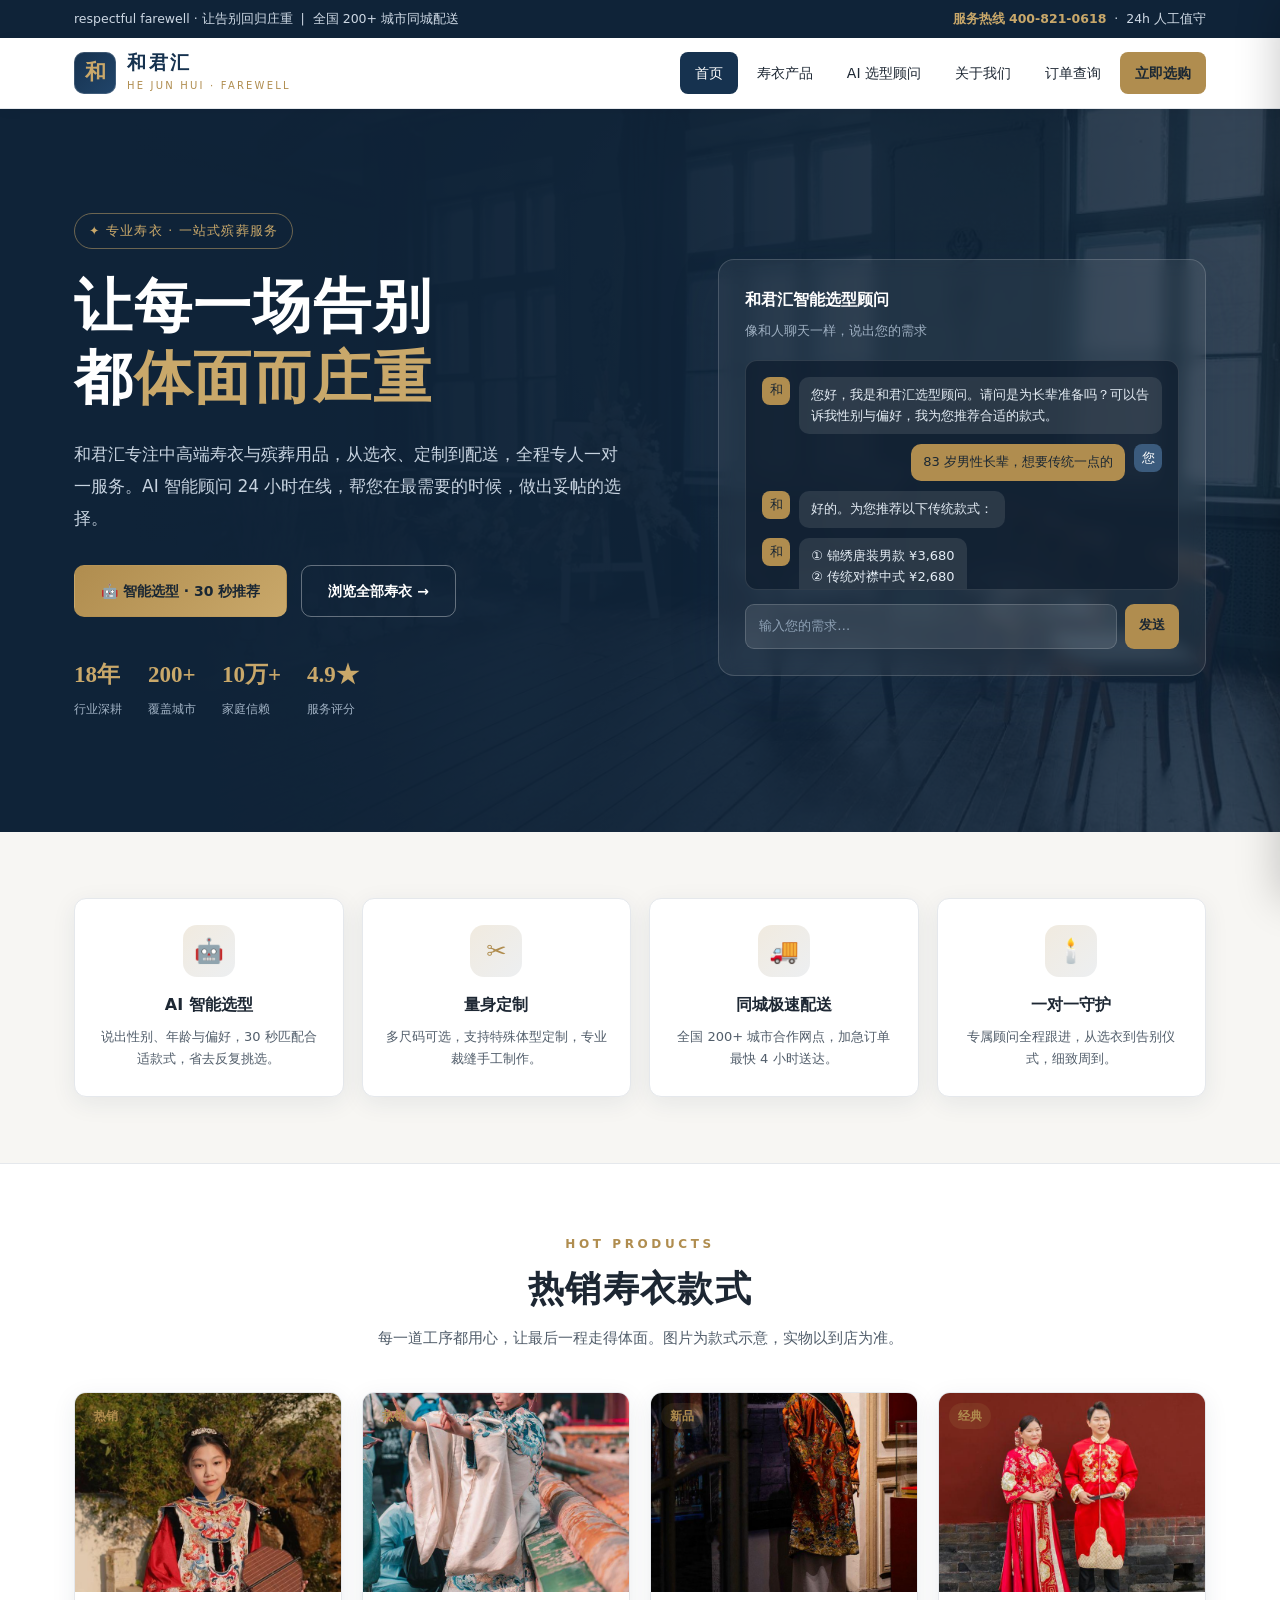
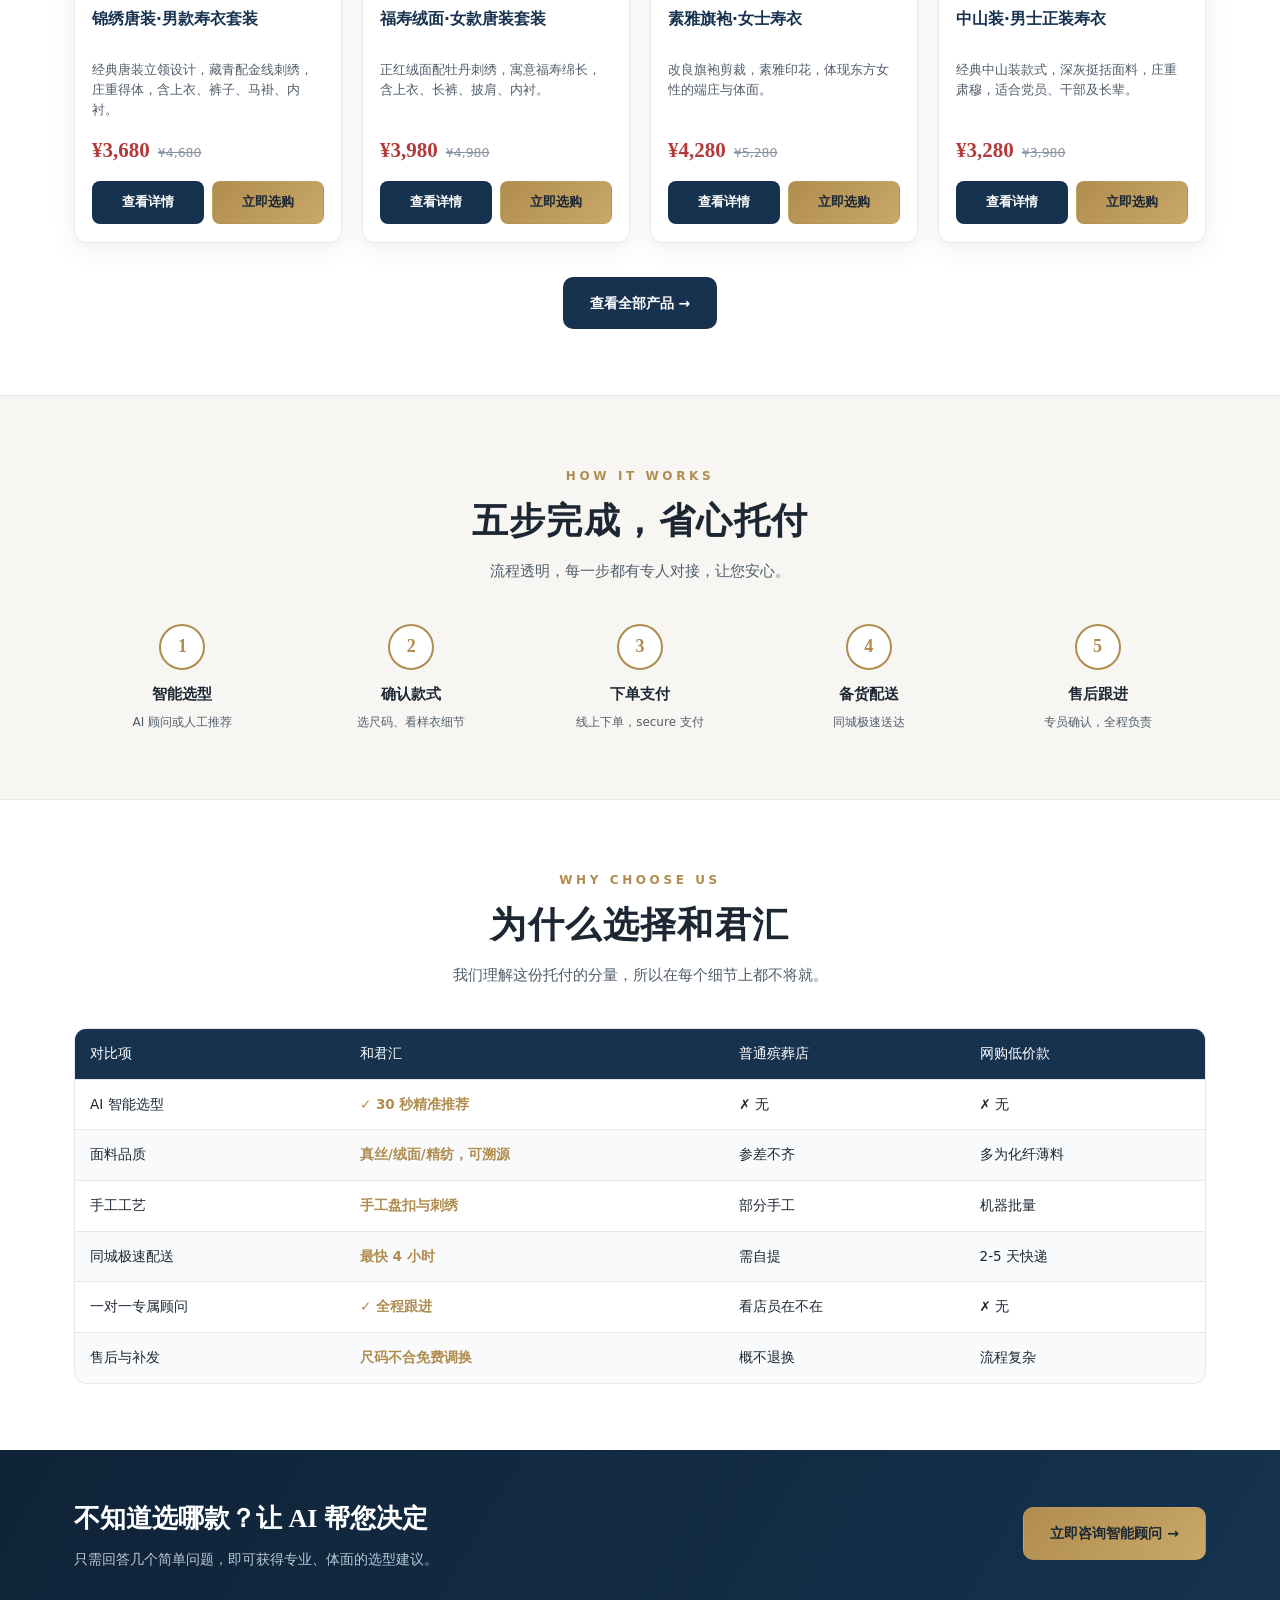
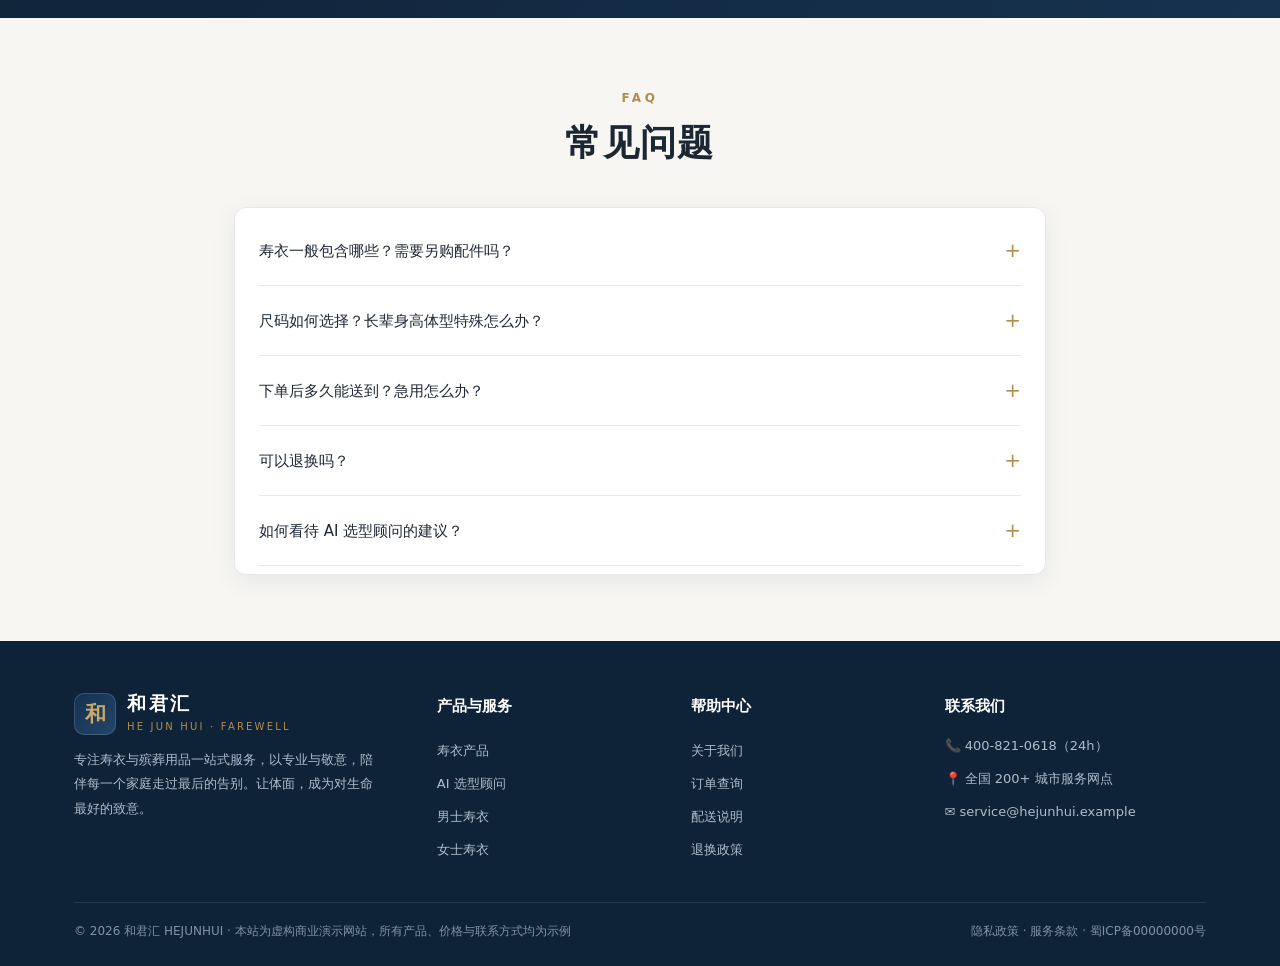
<file: index.html>
<!DOCTYPE html>
<html lang="zh-CN">
<head>
<meta charset="UTF-8">
<meta name="viewport" content="width=device-width,initial-scale=1">
<title>和君汇 · 寿衣一站式服务 | 让每一场告别都体面庄重</title>
<meta name="description" content="和君汇是专业寿衣与殡葬用品一站式服务商，提供唐装、旗袍、中山装等中高端寿衣套装，AI 智能选型顾问 24 小时在线，全国同城配送，让告别更体面。">
<link rel="stylesheet" href="assets/style.css">
</head>
<body>
<!-- 顶部条 -->
<div class="topbar"><div class="wrap">
  <span> respectful farewell · 让告别回归庄重 &nbsp;|&nbsp; 全国 200+ 城市同城配送</span>
  <span><b>服务热线 400-821-0618</b> &nbsp;·&nbsp; 24h 人工值守</span>
</div></div>

<!-- 导航 -->
<header class="sitehead"><div class="wrap">
  <a class="logo" href="index.html">
    <div class="mark">和</div>
    <div class="txt"><b>和君汇</b><span>HE JUN HUI · FAREWELL</span></div>
  </a>
  <nav class="nav">
    <a href="index.html" class="cur">首页</a>
    <a href="products.html">寿衣产品</a>
    <a href="agent.html">AI 选型顾问</a>
    <a href="about.html">关于我们</a>
    <a href="orders.html">订单查询</a>
    <a href="products.html" class="nav-cta">立即选购</a>
  </nav>
  <button class="burger" id="burger">☰ 菜单</button>
</div></header>

<!-- 抽屉 -->
<div class="drawer-mask" id="drawerMask"></div>
<aside class="drawer" id="drawer">
  <div class="dh"><b>和君汇</b><button id="drawerClose">×</button></div>
  <div class="dlist">
    <a href="index.html" class="cur"><span class="ico">⌂</span>首页</a>
    <a href="products.html"><span class="ico">衣</span>寿衣产品</a>
    <a href="agent.html"><span class="ico">AI</span>AI 选型顾问</a>
    <a href="about.html"><span class="ico">关</span>关于我们</a>
    <a href="orders.html"><span class="ico">单</span>订单查询</a>
    <a href="cart.html"><span class="ico">篮</span>购物车 <span data-cart-count style="display:none">0</span></a>
  </div>
  <div class="df">服务热线 400-821-0619<br>24 小时人工值守 · 全国配送</div>
</aside>

<!-- 首屏 -->
<section class="hero" style="padding:0">
  <div class="bg"></div>
  <div class="wrap">
    <div>
      <span class="badge">✦ 专业寿衣 · 一站式殡葬服务</span>
      <h1>让每一场告别<br>都<em>体面而庄重</em></h1>
      <p class="lead">和君汇专注中高端寿衣与殡葬用品，从选衣、定制到配送，全程专人一对一服务。AI 智能顾问 24 小时在线，帮您在最需要的时候，做出妥帖的选择。</p>
      <div class="actions">
        <a href="agent.html" class="btn btn-gold">🤖 智能选型 · 30 秒推荐</a>
        <a href="products.html" class="btn btn-ghost" style="border-color:rgba(255,255,255,.35);color:#fff">浏览全部寿衣 →</a>
      </div>
      <div class="trust">
        <div><b>18年</b><span>行业深耕</span></div>
        <div><b>200+</b><span>覆盖城市</span></div>
        <div><b>10万+</b><span>家庭信赖</span></div>
        <div><b>4.9★</b><span>服务评分</span></div>
      </div>
    </div>
    <div class="hero-card">
      <h3>和君汇智能选型顾问</h3>
      <div class="sub">像和人聊天一样，说出您的需求</div>
      <div class="chat-mini">
        <div class="row"><div class="av">和</div><div class="bub">您好，我是和君汇选型顾问。请问是为长辈准备吗？可以告诉我性别与偏好，我为您推荐合适的款式。</div></div>
        <div class="row me"><div class="av u">您</div><div class="bub">83 岁男性长辈，想要传统一点的</div></div>
        <div class="row"><div class="av">和</div><div class="bub">好的。为您推荐以下传统款式：</div></div>
        <div class="row"><div class="av">和</div><div class="bub">① 锦绣唐装男款 ¥3,680<br>② 传统对襟中式 ¥2,680<br>需要我展开对比吗？</div></div>
      </div>
      <div class="fake-input"><span>输入您的需求…</span><b>发送</b></div>
    </div>
  </div>
</section>

<!-- 卖点 -->
<section>
  <div class="wrap">
    <div class="feature-grid">
      <div class="card feature"><div class="ic">🤖</div><h4>AI 智能选型</h4><p>说出性别、年龄与偏好，30 秒匹配合适款式，省去反复挑选。</p></div>
      <div class="card feature"><div class="ic">✂️</div><h4>量身定制</h4><p>多尺码可选，支持特殊体型定制，专业裁缝手工制作。</p></div>
      <div class="card feature"><div class="ic">🚚</div><h4>同城极速配送</h4><p>全国 200+ 城市合作网点，加急订单最快 4 小时送达。</p></div>
      <div class="card feature"><div class="ic">🕯️</div><h4>一对一守护</h4><p>专属顾问全程跟进，从选衣到告别仪式，细致周到。</p></div>
    </div>
  </div>
</section>

<!-- 热销产品 -->
<section style="background:var(--card);border-top:1px solid var(--line);border-bottom:1px solid var(--line)">
  <div class="wrap">
    <div class="sec-head">
      <span class="kicker">HOT PRODUCTS</span>
      <h2>热销寿衣款式</h2>
      <p>每一道工序都用心，让最后一程走得体面。图片为款式示意，实物以到店为准。</p>
    </div>
    <div class="prod-grid" id="hotProducts"></div>
    <div class="center" style="margin-top:34px"><a href="products.html" class="btn btn-navy">查看全部产品 →</a></div>
  </div>
</section>

<!-- 服务流程 -->
<section>
  <div class="wrap">
    <div class="sec-head"><span class="kicker">HOW IT WORKS</span><h2>五步完成，省心托付</h2><p>流程透明，每一步都有专人对接，让您安心。</p></div>
    <div class="flow">
      <div class="step"><div class="n">1</div><h5>智能选型</h5><p>AI 顾问或人工推荐</p></div>
      <div class="step"><div class="n">2</div><h5>确认款式</h5><p>选尺码、看样衣细节</p></div>
      <div class="step"><div class="n">3</div><h5>下单支付</h5><p>线上下单，secure 支付</p></div>
      <div class="step"><div class="n">4</div><h5>备货配送</h5><p>同城极速送达</p></div>
      <div class="step"><div class="n">5</div><h5>售后跟进</h5><p>专员确认，全程负责</p></div>
    </div>
  </div>
</section>

<!-- 为什么选择 + 对比表 -->
<section style="background:var(--card);border-top:1px solid var(--line)">
  <div class="wrap">
    <div class="sec-head"><span class="kicker">WHY CHOOSE US</span><h2>为什么选择和君汇</h2><p>我们理解这份托付的分量，所以在每个细节上都不将就。</p></div>
    <div class="tbl-wrap">
      <table class="tbl">
        <thead><tr><th>对比项</th><th>和君汇</th><th>普通殡葬店</th><th>网购低价款</th></tr></thead>
        <tbody>
          <tr><td>AI 智能选型</td><td><b>✓ 30 秒精准推荐</b></td><td>✗ 无</td><td>✗ 无</td></tr>
          <tr><td>面料品质</td><td><b>真丝/绒面/精纺，可溯源</b></td><td>参差不齐</td><td>多为化纤薄料</td></tr>
          <tr><td>手工工艺</td><td><b>手工盘扣与刺绣</b></td><td>部分手工</td><td>机器批量</td></tr>
          <tr><td>同城极速配送</td><td><b>最快 4 小时</b></td><td>需自提</td><td>2-5 天快递</td></tr>
          <tr><td>一对一专属顾问</td><td><b>✓ 全程跟进</b></td><td>看店员在不在</td><td>✗ 无</td></tr>
          <tr><td>售后与补发</td><td><b>尺码不合免费调换</b></td><td>概不退换</td><td>流程复杂</td></tr>
        </tbody>
      </table>
    </div>
  </div>
</section>

<!-- CTA -->
<section class="cta-strip" style="padding:0">
  <div class="wrap" style="padding:46px 24px">
    <div><h3>不知道选哪款？让 AI 帮您决定</h3><p>只需回答几个简单问题，即可获得专业、体面的选型建议。</p></div>
    <a href="agent.html" class="btn btn-gold">立即咨询智能顾问 →</a>
  </div>
</section>

<!-- FAQ -->
<section>
  <div class="wrap" style="max-width:860px">
    <div class="sec-head"><span class="kicker">FAQ</span><h2>常见问题</h2></div>
    <div class="card" style="padding:8px 24px">
      <details class="faq"><summary>寿衣一般包含哪些？需要另购配件吗？</summary><div class="ans">我们的套装通常包含上衣、裤子/裙、内衬、披肩与寿鞋，具体以商品详情"包含"一栏为准。骨灰盒、随葬品等可按需另购，也可致电顾问搭配一站式的全套方案。</div></details>
      <details class="faq"><summary>尺码如何选择？长辈身高体型特殊怎么办？</summary><div class="ans">每款商品提供 S–XXL 多种尺码。若长辈体型特殊（如高大、清瘦、行动不便需侧卧穿着），可联系人工顾问提供量身定制服务，一般 24–48 小时完成。</div></details>
      <details class="faq"><summary>下单后多久能送到？急用怎么办？</summary><div class="ans">常规订单同城次日达，全国 2–4 天。加急订单可致电 400-821-0619，我们合作网点最快 4 小时送达，请尽量提前说明情况。</div></details>
      <details class="faq"><summary>可以退换吗？</summary><div class="ans">因商品性质特殊，非质量问题不支持无理由退换。若尺码不符或收到破损，请在签收 24 小时内联系顾问，我们免费调换。</div></details>
      <details class="faq"><summary>如何看待 AI 选型顾问的建议？</summary><div class="ans">AI 顾问基于我们的产品库与多年服务经验给出建议，仅供选型参考。涉及宗教、习俗等特殊需求，建议与人工顾问进一步确认，我们尊重每一种告别方式。</div></details>
    </div>
  </div>
</section>

<!-- 页脚 -->
<footer class="sitefoot">
  <div class="wrap">
    <div class="grid">
      <div class="brand">
        <div class="logo" style="color:#fff"><div class="mark">和</div><div class="txt"><b>和君汇</b><span>HE JUN HUI · FAREWELL</span></div></div>
        <p>专注寿衣与殡葬用品一站式服务，以专业与敬意，陪伴每一个家庭走过最后的告别。让体面，成为对生命最好的致意。</p>
      </div>
      <div><h5>产品与服务</h5><a href="products.html">寿衣产品</a><a href="agent.html">AI 选型顾问</a><a href="products.html">男士寿衣</a><a href="products.html">女士寿衣</a></div>
      <div><h5>帮助中心</h5><a href="about.html">关于我们</a><a href="orders.html">订单查询</a><a href="about.html">配送说明</a><a href="about.html">退换政策</a></div>
      <div><h5>联系我们</h5><div class="contact-line">📞 400-821-0618（24h）</div><div class="contact-line">📍 全国 200+ 城市服务网点</div><div class="contact-line">✉️ service@hejunhui.example</div></div>
    </div>
    <div class="bottom"><span>© 2026 和君汇 HEJUNHUI · 本站为虚构商业演示网站，所有产品、价格与联系方式均为示例</span><span>隐私政策 · 服务条款 · 蜀ICP备00000000号</span></div>
  </div>
</footer>

<script src="assets/data.js"></script>
<script src="assets/app.js"></script>
<script>
(function(){
  // 热销产品（取前 4 款）
  var grid=document.getElementById('hotProducts');
  window.HJ.PRODUCTS.slice(0,4).forEach(function(p){
    var el=document.createElement('div');el.className='prod';
    el.innerHTML='<a class="img" href="product.html?id='+p.id+'"><span class="corner tag">'+p.tags[0]+'</span><img src="'+p.img+'" alt="'+p.name+'"></a>'+
      '<div class="body"><h4><a href="product.html?id='+p.id+'">'+p.name+'</a></h4>'+
      '<div class="desc">'+p.desc+'</div>'+
      '<div class="price"><b>'+window.HJ.money(p.price)+'</b><del>'+window.HJ.money(p.old)+'</del></div>'+
      '<div class="foot"><a href="product.html?id='+p.id+'" class="btn btn-navy btn-sm">查看详情</a>'+
      '<a href="product.html?id='+p.id+'" class="btn btn-gold btn-sm">立即选购</a></div></div>';
    grid.appendChild(el);
  });
  // 抽屉关闭按钮
  var c=document.getElementById('drawerClose');
  if(c)c.addEventListener('click',function(){document.getElementById('drawerMask').classList.remove('on');document.getElementById('drawer').classList.remove('on')});
})();
</script>
</body>
</html>
</file>
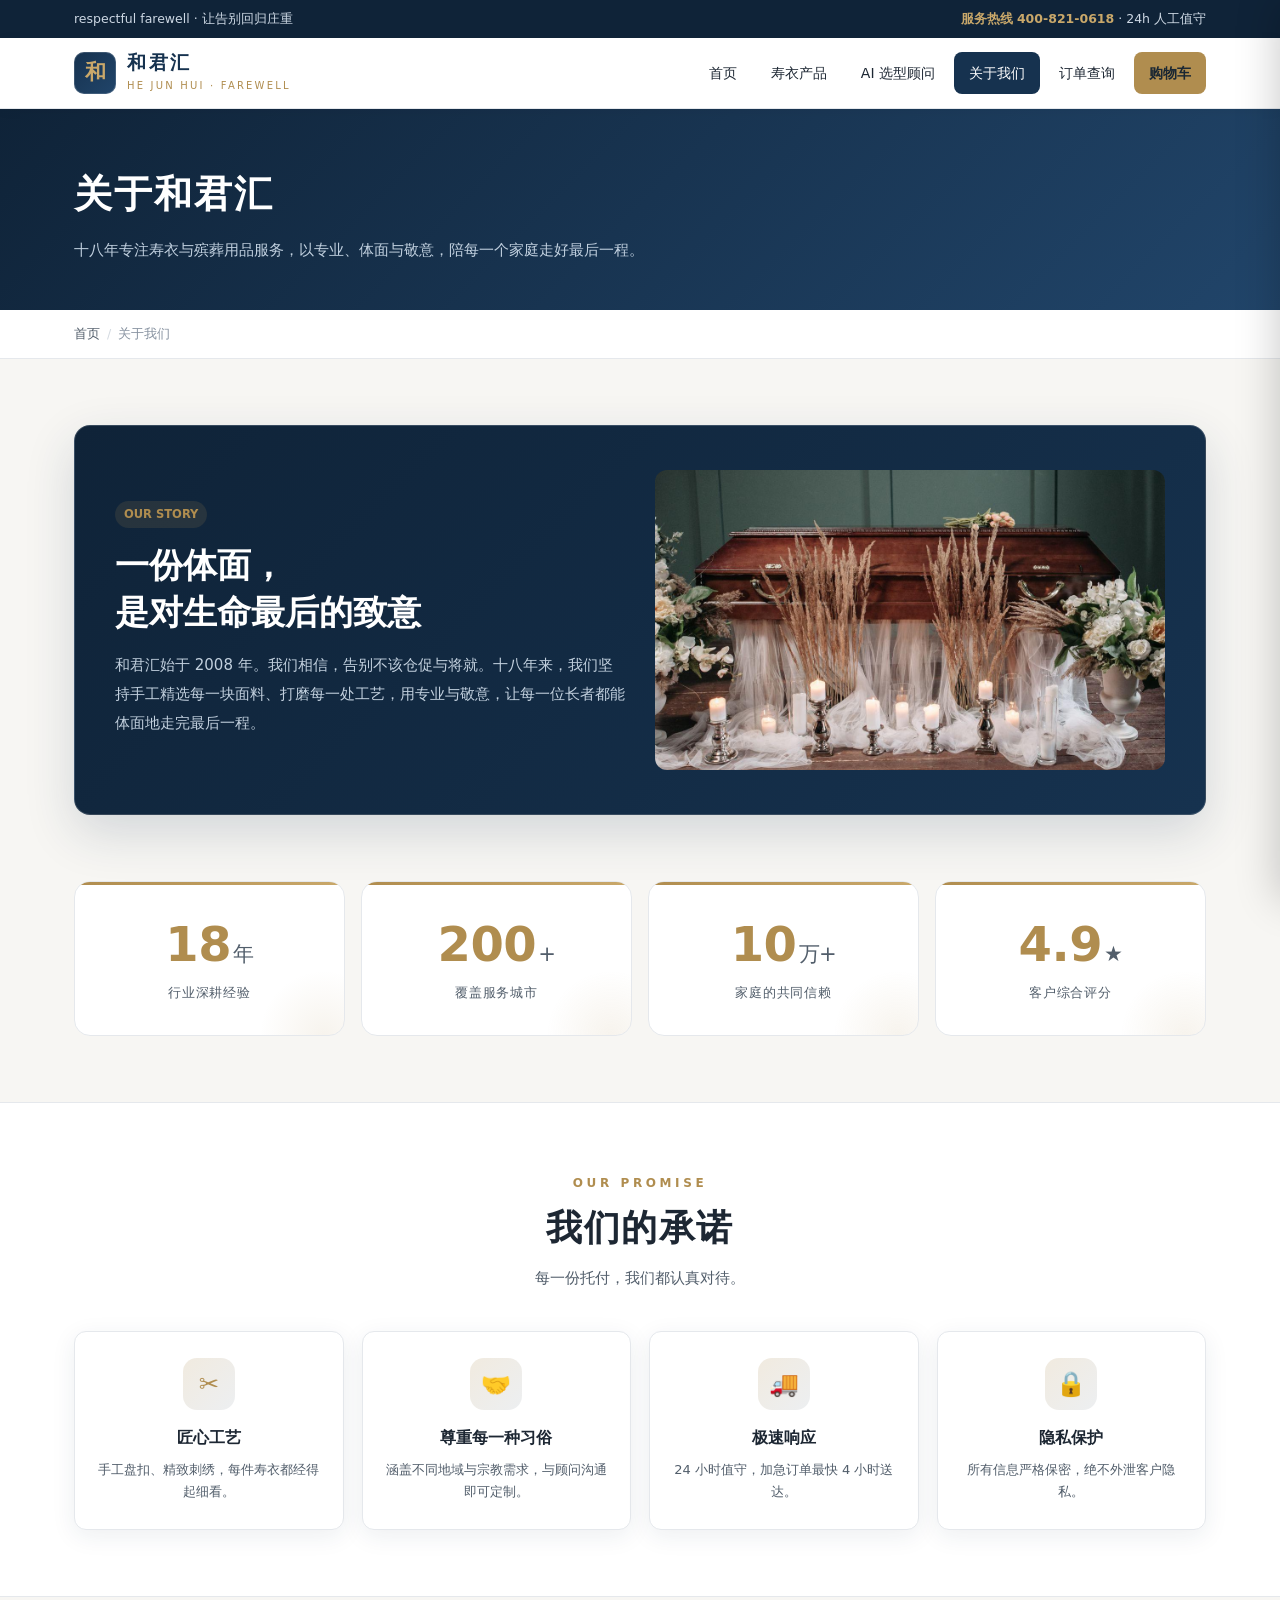
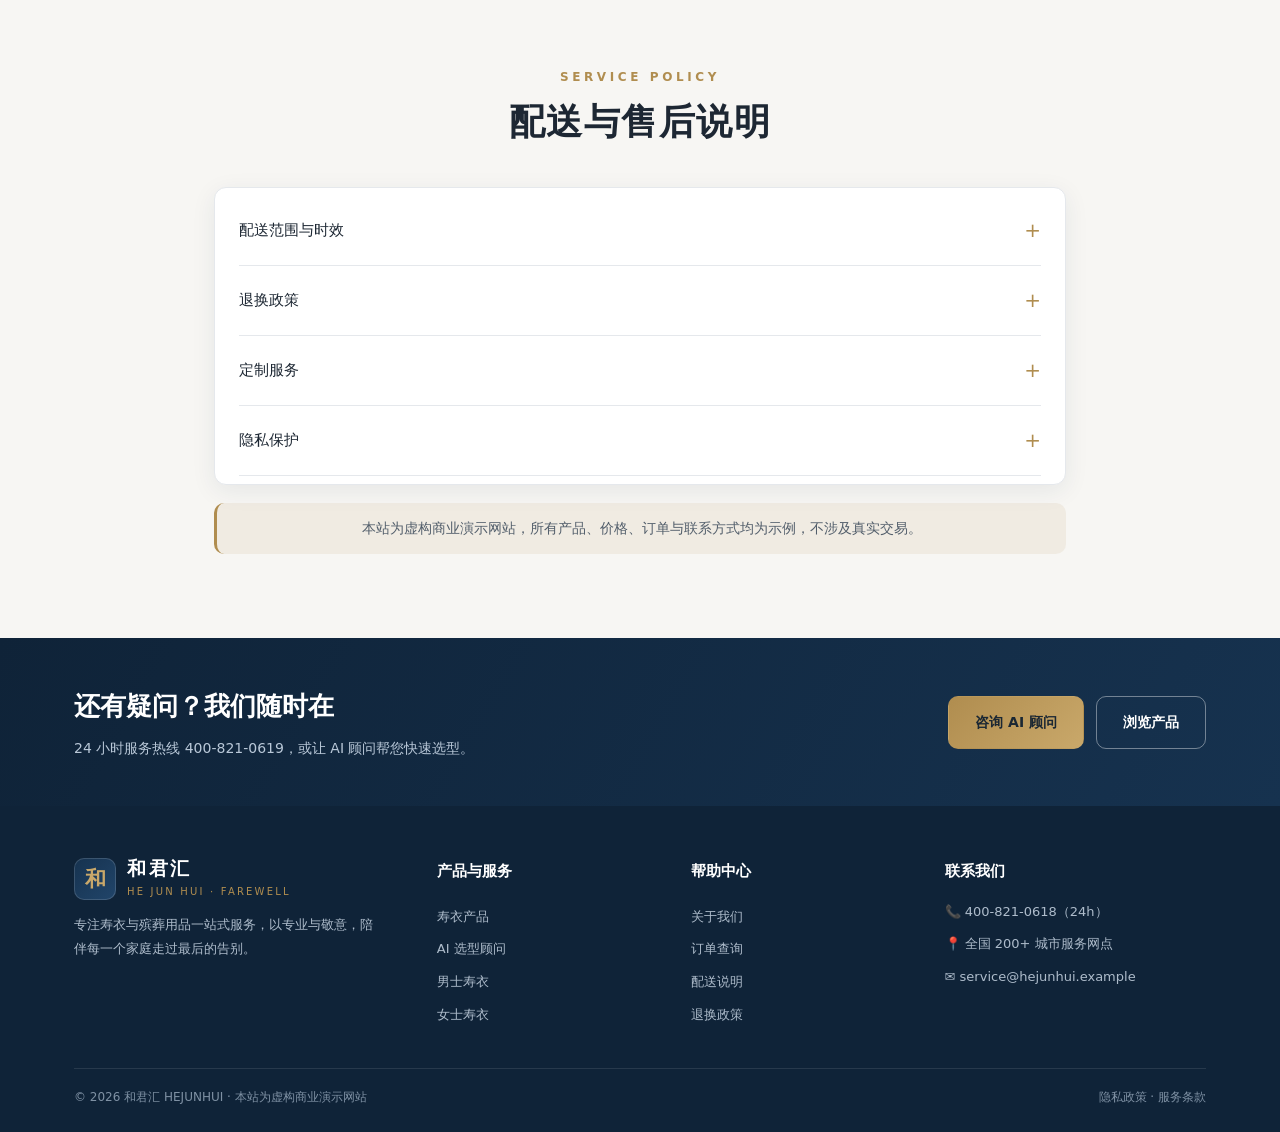
<file: about.html>
<!DOCTYPE html>
<html lang="zh-CN">
<head>
<meta charset="UTF-8"><meta name="viewport" content="width=device-width,initial-scale=1">
<title>关于我们 — 和君汇</title><link rel="stylesheet" href="assets/style.css">
</head>
<body>
<div class="topbar"><div class="wrap"><span> respectful farewell · 让告别回归庄重</span><span><b>服务热线 400-821-0618</b> · 24h 人工值守</span></div></div>
<header class="sitehead"><div class="wrap">
  <a class="logo" href="index.html"><div class="mark">和</div><div class="txt"><b>和君汇</b><span>HE JUN HUI · FAREWELL</span></div></a>
  <nav class="nav"><a href="index.html">首页</a><a href="products.html">寿衣产品</a><a href="agent.html">AI 选型顾问</a><a href="about.html" class="cur">关于我们</a><a href="orders.html">订单查询</a><a href="cart.html" class="nav-cta">购物车 <span data-cart-count style="display:none">0</span></a></nav>
  <button class="burger" id="burger">☰ 菜单</button>
</div></header>
<div class="drawer-mask" id="drawerMask"></div><aside class="drawer" id="drawer">
  <div class="dh"><b>和君汇</b><button id="drawerClose">×</button></div>
  <div class="dlist"><a href="index.html"><span class="ico">⌂</span>首页</a><a href="products.html"><span class="ico">衣</span>寿衣产品</a><a href="agent.html"><span class="ico">AI</span>AI 选型顾问</a><a href="about.html" class="cur"><span class="ico">关</span>关于我们</a><a href="orders.html"><span class="ico">单</span>订单查询</a><a href="cart.html"><span class="ico">篮</span>购物车</a></div>
  <div class="df">服务热线 400-821-0619<br>24 小时人工值守 · 全国配送</div>
</aside>

<div class="pagehead"><div class="wrap"><h1>关于和君汇</h1><p>十八年专注寿衣与殡葬用品服务，以专业、体面与敬意，陪每一个家庭走好最后一程。</p></div></div>
<div class="crumb"><div class="wrap"><a href="index.html">首页</a><span>/</span>关于我们</div></div>

<!-- 故事 -->
<section><div class="wrap">
  <div class="hero-card" style="background:linear-gradient(135deg,var(--navy-deep),var(--navy));color:#fff;padding:0;overflow:hidden">
    <div class="wrap about-hero" style="padding:44px 40px;display:grid;gap:30px;align-items:center">
      <div><span class="tag">OUR STORY</span><h2 style="font-family:var(--serif);font-size:clamp(24px,3.5vw,34px);margin:14px 0;line-height:1.4">一份体面，<br>是对生命最后的致意</h2>
        <p style="color:#c2d0de;line-height:1.95">和君汇始于 2008 年。我们相信，告别不该仓促与将就。十八年来，我们坚持手工精选每一块面料、打磨每一处工艺，用专业与敬意，让每一位长者都能体面地走完最后一程。</p></div>
      <div><img src="assets/images/scene-candles.jpg" alt="庄重的服务场景" style="border-radius:12px;width:100%;height:300px;object-fit:cover"></div>
    </div>
  </div>
</div></section>

<!-- 数据 -->
<section style="padding-top:0"><div class="wrap">
  <div class="stat-grid">
    <div class="stat-card"><div class="stat-num">18<span>年</span></div><div class="stat-label">行业深耕经验</div></div>
    <div class="stat-card"><div class="stat-num">200<span>+</span></div><div class="stat-label">覆盖服务城市</div></div>
    <div class="stat-card"><div class="stat-num">10<span>万+</span></div><div class="stat-label">家庭的共同信赖</div></div>
    <div class="stat-card"><div class="stat-num">4.9<span>★</span></div><div class="stat-label">客户综合评分</div></div>
  </div>
</div></section>

<!-- 承诺 -->
<section style="background:var(--card);border-top:1px solid var(--line);border-bottom:1px solid var(--line)"><div class="wrap">
  <div class="sec-head"><span class="kicker">OUR PROMISE</span><h2>我们的承诺</h2><p>每一份托付，我们都认真对待。</p></div>
  <div class="feature-grid">
    <div class="card feature"><div class="ic">✂️</div><h4>匠心工艺</h4><p>手工盘扣、精致刺绣，每件寿衣都经得起细看。</p></div>
    <div class="card feature"><div class="ic">🤝</div><h4>尊重每一种习俗</h4><p>涵盖不同地域与宗教需求，与顾问沟通即可定制。</p></div>
    <div class="card feature"><div class="ic">🚚</div><h4>极速响应</h4><p>24 小时值守，加急订单最快 4 小时送达。</p></div>
    <div class="card feature"><div class="ic">🔒</div><h4>隐私保护</h4><p>所有信息严格保密，绝不外泄客户隐私。</p></div>
  </div>
</div></section>

<!-- 配送与退换说明 -->
<section><div class="wrap" style="max-width:900px">
  <div class="sec-head"><span class="kicker">SERVICE POLICY</span><h2>配送与售后说明</h2></div>
  <div class="card" style="padding:8px 24px">
    <details class="faq"><summary>配送范围与时效</summary><div class="ans">全国 200+ 城市支持配送。同城订单次日达，全国一般 2–4 天。加急订单请致电 400-821-0619，我们安排最近网点最快 4 小时送达。</div></details>
    <details class="faq"><summary>退换政策</summary><div class="ans">因商品性质特殊，非质量问题不支持无理由退换。尺码不符或收到破损，请在签收 24 小时内联系顾问，我们免费调换。</div></details>
    <details class="faq"><summary>定制服务</summary><div class="ans">支持特殊体型定制、宗教习俗款式定制。一般 24–48 小时完成，加急可当天处理，请提前与顾问沟通细节。</div></details>
    <details class="faq"><summary>隐私保护</summary><div class="ans">您提交的所有信息仅用于订单履行与售后服务，本站为演示网站，数据仅保存在您的浏览器本地，不会上传服务器。</div></details>
  </div>
  <div class="notice center">本站为虚构商业演示网站，所有产品、价格、订单与联系方式均为示例，不涉及真实交易。</div>
</div></section>

<!-- CTA -->
<section class="cta-strip" style="padding:0"><div class="wrap" style="padding:46px 24px">
  <div><h3>还有疑问？我们随时在</h3><p>24 小时服务热线 400-821-0619，或让 AI 顾问帮您快速选型。</p></div>
  <div style="display:flex;gap:12px;flex-wrap:wrap"><a href="agent.html" class="btn btn-gold">咨询 AI 顾问</a><a href="products.html" class="btn btn-ghost" style="border-color:rgba(255,255,255,.4);color:#fff">浏览产品</a></div>
</div></section>

<footer class="sitefoot"><div class="wrap">
  <div class="grid">
    <div class="brand"><div class="logo" style="color:#fff"><div class="mark">和</div><div class="txt"><b>和君汇</b><span>HE JUN HUI · FAREWELL</span></div></div><p>专注寿衣与殡葬用品一站式服务，以专业与敬意，陪伴每一个家庭走过最后的告别。</p></div>
    <div><h5>产品与服务</h5><a href="products.html">寿衣产品</a><a href="agent.html">AI 选型顾问</a><a href="products.html">男士寿衣</a><a href="products.html">女士寿衣</a></div>
    <div><h5>帮助中心</h5><a href="about.html">关于我们</a><a href="orders.html">订单查询</a><a href="about.html">配送说明</a><a href="about.html">退换政策</a></div>
    <div><h5>联系我们</h5><div class="contact-line">📞 400-821-0618（24h）</div><div class="contact-line">📍 全国 200+ 城市服务网点</div><div class="contact-line">✉️ service@hejunhui.example</div></div>
  </div>
  <div class="bottom"><span>© 2026 和君汇 HEJUNHUI · 本站为虚构商业演示网站</span><span>隐私政策 · 服务条款</span></div>
</div></footer>
<script src="assets/data.js"></script><script src="assets/app.js"></script>
<script>
var c=document.getElementById('drawerClose');
if(c)c.addEventListener('click',function(){document.getElementById('drawerMask').classList.remove('on');document.getElementById('drawer').classList.remove('on')});
</script>
</body></html>
</file>
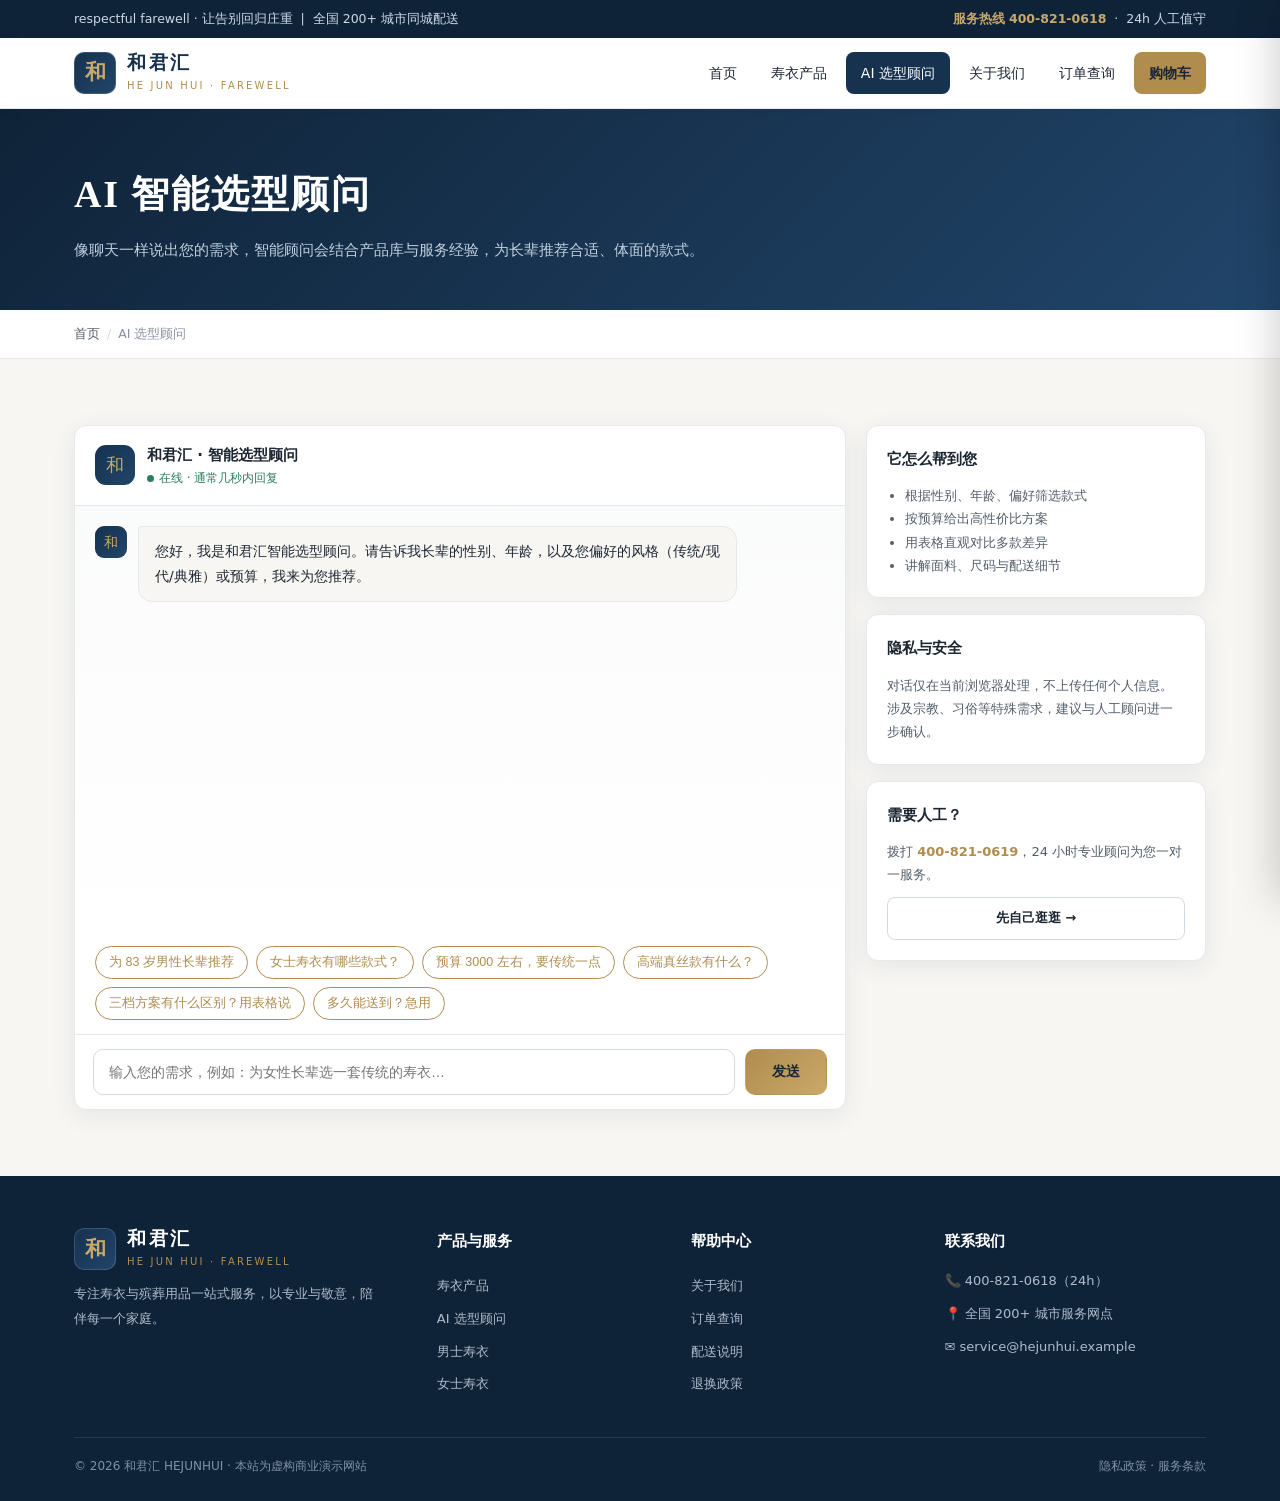
<file: agent.html>
<!DOCTYPE html>
<html lang="zh-CN">
<head>
<meta charset="UTF-8">
<meta name="viewport" content="width=device-width,initial-scale=1">
<title>AI 智能选型顾问 — 和君汇</title>
<meta name="description" content="和君汇 AI 智能选型顾问，说出性别、年龄与偏好，30 秒获得专业寿衣选型建议与产品对比。">
<link rel="stylesheet" href="assets/style.css">
</head>
<body>
<div class="topbar"><div class="wrap">
  <span> respectful farewell · 让告别回归庄重 &nbsp;|&nbsp; 全国 200+ 城市同城配送</span>
  <span><b>服务热线 400-821-0618</b> &nbsp;·&nbsp; 24h 人工值守</span>
</div></div>
<header class="sitehead"><div class="wrap">
  <a class="logo" href="index.html"><div class="mark">和</div><div class="txt"><b>和君汇</b><span>HE JUN HUI · FAREWELL</span></div></a>
  <nav class="nav">
    <a href="index.html">首页</a><a href="products.html">寿衣产品</a><a href="agent.html" class="cur">AI 选型顾问</a>
    <a href="about.html">关于我们</a><a href="orders.html">订单查询</a>
    <a href="cart.html" class="nav-cta">购物车 <span data-cart-count style="display:none">0</span></a>
  </nav>
  <button class="burger" id="burger">☰ 菜单</button>
</div></header>
<div class="drawer-mask" id="drawerMask"></div>
<aside class="drawer" id="drawer">
  <div class="dh"><b>和君汇</b><button id="drawerClose">×</button></div>
  <div class="dlist">
    <a href="index.html"><span class="ico">⌂</span>首页</a><a href="products.html"><span class="ico">衣</span>寿衣产品</a>
    <a href="agent.html" class="cur"><span class="ico">AI</span>AI 选型顾问</a><a href="about.html"><span class="ico">关</span>关于我们</a>
    <a href="orders.html"><span class="ico">单</span>订单查询</a><a href="cart.html"><span class="ico">篮</span>购物车 <span data-cart-count style="display:none">0</span></a>
  </div>
  <div class="df">服务热线 400-821-0619<br>24 小时人工值守 · 全国配送</div>
</aside>

<div class="pagehead"><div class="wrap"><h1>AI 智能选型顾问</h1><p>像聊天一样说出您的需求，智能顾问会结合产品库与服务经验，为长辈推荐合适、体面的款式。</p></div></div>
<div class="crumb"><div class="wrap"><a href="index.html">首页</a><span>/</span>AI 选型顾问</div></div>

<section>
  <div class="wrap">
    <div class="agent-layout">
      <div class="chat-box">
        <div class="chat-top">
          <div class="av">和</div>
          <div><b>和君汇 · 智能选型顾问</b><div class="status">在线 · 通常几秒内回复</div></div>
        </div>
        <div class="chat-log" id="chatLog"></div>
        <div class="chips" id="chips">
          <button class="chip">为 83 岁男性长辈推荐</button>
          <button class="chip">女士寿衣有哪些款式？</button>
          <button class="chip">预算 3000 左右，要传统一点</button>
          <button class="chip">高端真丝款有什么？</button>
          <button class="chip">三档方案有什么区别？用表格说</button>
          <button class="chip">多久能送到？急用</button>
        </div>
        <div class="chat-input">
          <input type="text" id="msgInput" placeholder="输入您的需求，例如：为女性长辈选一套传统的寿衣…" autocomplete="off">
          <button class="btn btn-gold" id="sendBtn">发送</button>
        </div>
      </div>
      <aside class="agent-side">
        <div class="card side-card">
          <h4>它怎么帮到您</h4>
          <ul>
            <li>根据性别、年龄、偏好筛选款式</li>
            <li>按预算给出高性价比方案</li>
            <li>用表格直观对比多款差异</li>
            <li>讲解面料、尺码与配送细节</li>
          </ul>
        </div>
        <div class="card side-card">
          <h4>隐私与安全</h4>
          <p>对话仅在当前浏览器处理，不上传任何个人信息。涉及宗教、习俗等特殊需求，建议与人工顾问进一步确认。</p>
        </div>
        <div class="card side-card">
          <h4>需要人工？</h4>
          <p>拨打 <b style="color:var(--gold)">400-821-0619</b>，24 小时专业顾问为您一对一服务。</p>
          <a href="products.html" class="btn btn-ghost btn-sm" style="width:100%;margin-top:10px">先自己逛逛 →</a>
        </div>
      </aside>
    </div>
  </div>
</section>

<footer class="sitefoot">
  <div class="wrap">
    <div class="grid">
      <div class="brand"><div class="logo" style="color:#fff"><div class="mark">和</div><div class="txt"><b>和君汇</b><span>HE JUN HUI · FAREWELL</span></div></div><p>专注寿衣与殡葬用品一站式服务，以专业与敬意，陪伴每一个家庭。</p></div>
      <div><h5>产品与服务</h5><a href="products.html">寿衣产品</a><a href="agent.html">AI 选型顾问</a><a href="products.html">男士寿衣</a><a href="products.html">女士寿衣</a></div>
      <div><h5>帮助中心</h5><a href="about.html">关于我们</a><a href="orders.html">订单查询</a><a href="about.html">配送说明</a><a href="about.html">退换政策</a></div>
      <div><h5>联系我们</h5><div class="contact-line">📞 400-821-0618（24h）</div><div class="contact-line">📍 全国 200+ 城市服务网点</div><div class="contact-line">✉️ service@hejunhui.example</div></div>
    </div>
    <div class="bottom"><span>© 2026 和君汇 HEJUNHUI · 本站为虚构商业演示网站</span><span>隐私政策 · 服务条款</span></div>
  </div>
</footer>
<script src="assets/data.js"></script><script src="assets/app.js"></script>
<script>
(function(){
  var log=document.getElementById('chatLog'),input=document.getElementById('msgInput'),sendBtn=document.getElementById('sendBtn');
  var PRODUCTS=window.HJ.PRODUCTS;

  /* ===== 真实 AI 接入（失败自动回退本地）===== */
  var AI_URL='https://xcs-ai.pages.dev/',AI_PASS='sunxiaochuan666',AI_MODEL='THUDM/GLM-4-9B-0414';
  var AI_SYSTEM='你是「和君汇」寿衣品牌的智能选型顾问，语气庄重、体贴、专业。只回答寿衣选购相关问题：按性别、年龄、风格、预算推荐款式，讲解面料、尺码、配送与定制。本站三档：经济实惠2000至3000元、品质经典3000至4500元、高端定制5000元以上；常规款S至XXL码；同城次日达、全国2至4天、加急最快4小时；24小时热线400-821-0618。回答简洁，控制在120字以内。不要编造本站没有的商品名称，不要讨论与业务无关的话题；无关问题请礼貌引导回寿衣选购。';
  var aiHistory=[];
  function escHtml(s){return String(s).replace(/[&<>"']/g,function(m){return {'&':'&amp;','<':'&lt;','>':'&gt;','"':'&quot;',"'":'&#39;'}[m]})}
  function fmt(s){return escHtml(String(s).trim()).replace(/\*\*(.+?)\*\*/g,'<b>$1</b>').replace(/\n/g,'<br>')}
  function aiReply(q){
    var t=typing();sendBtn.disabled=true;
    aiHistory.push({role:'user',content:q});if(aiHistory.length>12)aiHistory=aiHistory.slice(-12);
    var msgs=[{role:'system',content:AI_SYSTEM}].concat(aiHistory),done=false;
    var timer=setTimeout(function(){fallback()},12000);
    function fallback(){if(done)return;done=true;clearTimeout(timer);t.remove();sendBtn.disabled=false;respond(q)}
    fetch(AI_URL,{method:'POST',headers:{'Content-Type':'application/json','X-Access-Pass':AI_PASS},body:JSON.stringify({model:AI_MODEL,messages:msgs,stream:false})})
      .then(function(r){return r.json()})
      .then(function(d){
        if(done)return;
        var c=d.choices&&d.choices[0]&&d.choices[0].message&&d.choices[0].message.content;
        if(!c)throw new Error('empty');
        done=true;clearTimeout(timer);t.remove();sendBtn.disabled=false;
        aiHistory.push({role:'assistant',content:c});
        addMsg(fmt(c),'ai',true);
      })
      .catch(fallback);
  }

  function addMsg(text,who,html){
    var d=document.createElement('div');d.className='msg'+(who==='me'?' me':'');
    var av=document.createElement('div');av.className='av';av.textContent=who==='me'?'您':'和';
    var bub=document.createElement('div');bub.className='bub';
    if(html)bub.innerHTML=text;else bub.textContent=text;
    d.appendChild(av);d.appendChild(bub);log.appendChild(d);
    log.scrollTop=log.scrollHeight;return bub;
  }
  function typing(){
    var d=document.createElement('div');d.className='msg';
    d.innerHTML='<div class="av">和</div><div class="bub"><span class="typing"><i></i><i></i><i></i></span></div>';
    log.appendChild(d);log.scrollTop=log.scrollHeight;return d;
  }
  function reply(text,html){
    var t=typing();
    setTimeout(function(){
      t.remove();
      // 若第二个参数是 HTML 字符串，则作为富文本内容渲染；否则渲染纯文本
      if(html && typeof html==='string'){addMsg(html,'ai',true)}
      else{addMsg(text,'ai',false)}
    },600+Math.random()*400);
  }

  // 开场
  setTimeout(function(){
    addMsg('您好，我是和君汇智能选型顾问。请告诉我长辈的性别、年龄，以及您偏好的风格（传统/现代/典雅）或预算，我来为您推荐。','ai');
  },300);

  function recHtml(list,title){
    var h=title?'<div style="margin-bottom:8px">'+title+'</div>':'';
    list.forEach(function(p){
      h+='<div class="rec"><img src="'+p.img+'" alt=""><div style="min-width:0"><b>'+p.name+'</b><div class="tiny">'+window.HJ.money(p.price)+' · '+p.tags.join('/')+'</div></div>'+
         '<a class="btn btn-gold btn-sm" href="product.html?id='+p.id+'">查看</a></div>';
    });
    return h;
  }

  function respond(q){
    var t=q;
    // 表格类问题
    if(/表格|对比|区别|档|方案|compare/.test(t)){
      reply('','<div>这是我们的三档常用方案对比，您可以按预算与需求选择：</div>'+
        '<table><thead><tr><th>方案</th><th>价格区间</th><th>面料</th><th>适合</th></tr></thead><tbody>'+
        '<tr><td><b>经济实惠</b></td><td>¥2,000–3,000</td><td>织锦/混纺</td><td>预算有限、追求传统</td></tr>'+
        '<tr><td><b>品质经典</b></td><td>¥3,000–4,500</td><td>真丝质感/绒面</td><td>大多数家庭的选择</td></tr>'+
        '<tr><td><b>高端定制</b></td><td>¥5,000 以上</td><td>桑蚕丝/手工刺绣</td><td>讲究品质与体面</td></tr>'+
        '</tbody></table><div class="tiny" style="margin-top:8px">如需具体款式对比，可说「展开男款对比」。</div>',true);
      return;
    }
    // 配送急用
    if(/配送|送到|多久|急用|加急|发货|快递/.test(t)){
      reply('常规订单同城次日达、全国 2–4 天；加急订单最快 4 小时送达。请拨打 400-821-0619 说明情况，我们会安排最近网点优先配送。');
      return;
    }
    // 定制/尺码
    if(/定制|尺码|尺寸|体型|特殊|量身/.test(t)){
      reply('我们提供量身定制服务。常规款有 S–XXL 多尺码；若长辈体型特殊或需侧卧穿着，人工顾问可在 24–48 小时内完成定制。拨打 400-821-0620 即可预约。');
      return;
    }
    // 女款
    if(/女|女士|女性|旗袍|妈妈|奶奶|外婆|旗袍/.test(t)){
      var list=PRODUCTS.filter(function(p){return p.cat==='女款'});
      reply('','<div>为女性长辈推荐以下款式，端庄典雅：</div>'+recHtml(list),true);
      return;
    }
    // 男款
    if(/男|男士|男性|爸爸|爷爷|外公|中山装|西装/.test(t)){
      var list=PRODUCTS.filter(function(p){return p.cat==='男款'});
      reply('','<div>为男性长辈推荐以下款式，庄重得体：</div>'+recHtml(list.slice(0,4)),true);
      return;
    }
    // 高端
    if(/高端|真丝|贵|豪华|品质|最好/.test(t)){
      var list=PRODUCTS.filter(function(p){return p.price>=5000});
      reply('','<div>这几款采用高端面料与手工工艺，品质出众：</div>'+recHtml(list),true);
      return;
    }
    // 预算
    var m=t.match(/(\d{3,5})\s*(元|块|左右|以内|预算)?/);
    if(/预算|便宜|实惠|多少|钱|价位/.test(t)&&m){
      var budget=parseInt(m[1]);
      var list=PRODUCTS.filter(function(p){return p.price<=budget+500}).slice(0,3);
      reply('','<div>预算约 ¥'+budget+'，这几款性价比高、体面不贵：</div>'+(list.length?recHtml(list):'这个预算我们建议看看经济实惠档，可致电 400-821-0620 由顾问搭配。'),true);
      return;
    }
    // 传统
    if(/传统|中式|唐装|对襟|复古/.test(t)){
      var list=PRODUCTS.filter(function(p){return /传统|经典|唐装|对襟/.test(p.tags.join('')+p.name)}).slice(0,3);
      reply('','<div>传统款式讲究古朴庄重，这几款很合适：</div>'+recHtml(list),true);
      return;
    }
    // 默认
    reply('我可以帮您按性别、年龄、风格、预算推荐寿衣，也能讲解面料、尺码与配送。您可以这样说：「为 80 岁女性长辈推荐传统款式」或「3000 元预算有什么选择」。');
  }

  function send(){
    var v=input.value.trim();if(!v||sendBtn.disabled)return;
    addMsg(v,'me');input.value='';aiReply(v);
  }
  sendBtn.addEventListener('click',send);
  input.addEventListener('keydown',function(e){if(e.key==='Enter')send()});
  var chipBox=document.getElementById('chips');
  if(chipBox)chipBox.addEventListener('click',function(e){
    if(e.target.tagName!=='BUTTON'||sendBtn.disabled)return;
    addMsg(e.target.textContent,'me');aiReply(e.target.textContent);
  });
  var c=document.getElementById('drawerClose');
  if(c)c.addEventListener('click',function(){document.getElementById('drawerMask').classList.remove('on');document.getElementById('drawer').classList.remove('on')});
})();
</script>
</body>
</html>
</file>
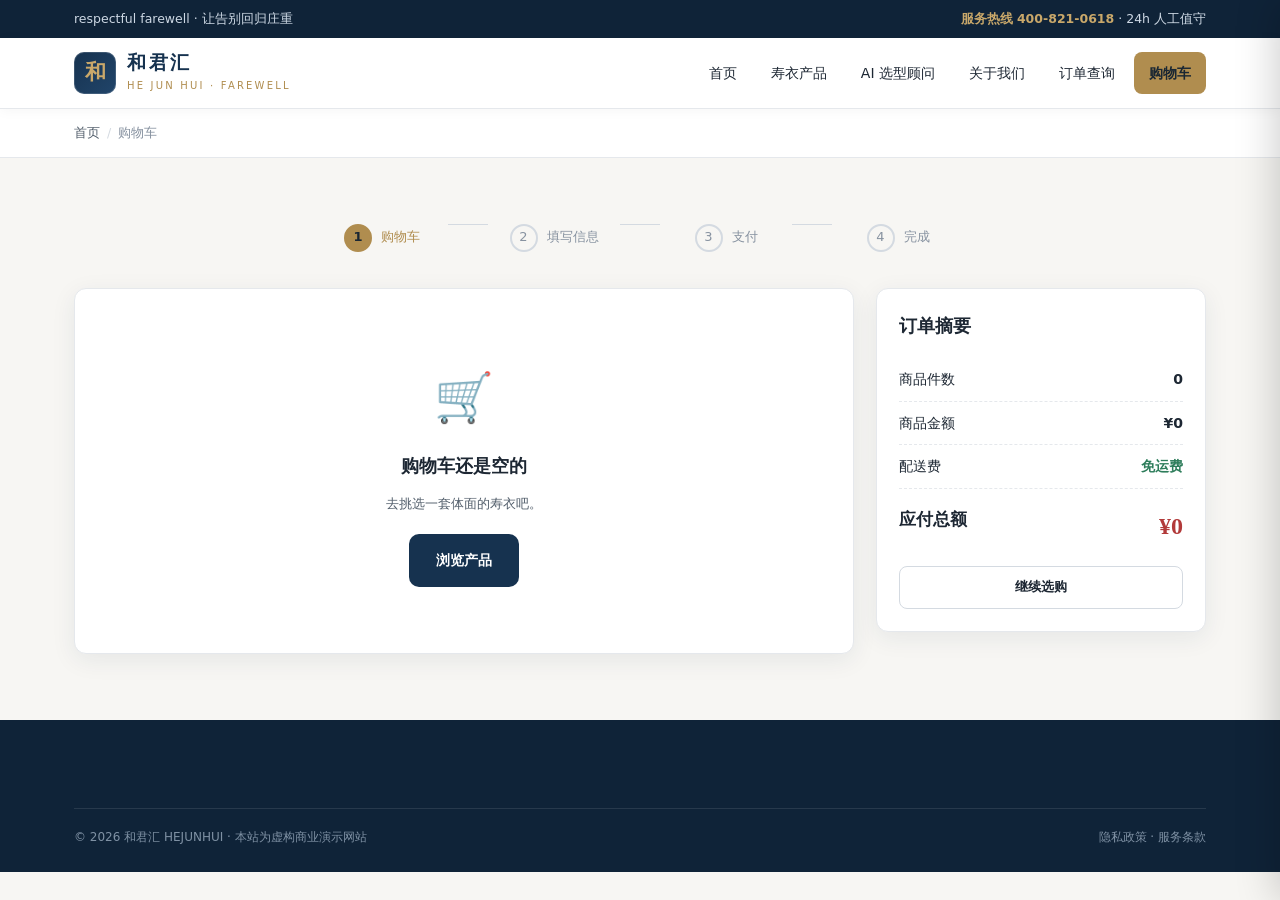
<file: cart.html>
<!DOCTYPE html>
<html lang="zh-CN">
<head>
<meta charset="UTF-8"><meta name="viewport" content="width=device-width,initial-scale=1">
<title>购物车 — 和君汇</title><link rel="stylesheet" href="assets/style.css">
</head>
<body>
<div class="topbar"><div class="wrap"><span> respectful farewell · 让告别回归庄重</span><span><b>服务热线 400-821-0618</b> · 24h 人工值守</span></div></div>
<header class="sitehead"><div class="wrap">
  <a class="logo" href="index.html"><div class="mark">和</div><div class="txt"><b>和君汇</b><span>HE JUN HUI · FAREWELL</span></div></a>
  <nav class="nav"><a href="index.html">首页</a><a href="products.html">寿衣产品</a><a href="agent.html">AI 选型顾问</a><a href="about.html">关于我们</a><a href="orders.html">订单查询</a><a href="cart.html" class="nav-cta">购物车 <span data-cart-count style="display:none">0</span></a></nav>
  <button class="burger" id="burger">☰ 菜单</button>
</div></header>
<div class="drawer-mask" id="drawerMask"></div><aside class="drawer" id="drawer">
  <div class="dh"><b>和君汇</b><button id="drawerClose">×</button></div>
  <div class="dlist"><a href="index.html"><span class="ico">⌂</span>首页</a><a href="products.html"><span class="ico">衣</span>寿衣产品</a><a href="agent.html"><span class="ico">AI</span>AI 选型顾问</a><a href="about.html"><span class="ico">关</span>关于我们</a><a href="orders.html"><span class="ico">单</span>订单查询</a><a href="cart.html" class="cur"><span class="ico">篮</span>购物车 <span data-cart-count style="display:none">0</span></a></div>
  <div class="df">服务热线 400-821-0619<br>24 小时人工值守 · 全国配送</div>
</aside>

<div class="crumb"><div class="wrap"><a href="index.html">首页</a><span>/</span>购物车</div></div>
<section><div class="wrap">
  <div class="steps">
    <div class="s on"><span class="n">1</span><span class="t">购物车</span></div><div class="line"></div>
    <div class="s"><span class="n">2</span><span class="t">填写信息</span></div><div class="line"></div>
    <div class="s"><span class="n">3</span><span class="t">支付</span></div><div class="line"></div>
    <div class="s"><span class="n">4</span><span class="t">完成</span></div>
  </div>
  <div class="cart-layout">
    <div class="card" style="padding:6px 22px" id="cartList"></div>
    <div class="card summary">
      <h4>订单摘要</h4>
      <div class="line"><span>商品件数</span><b id="cnt">0</b></div>
      <div class="line"><span>商品金额</span><b id="sub">¥0</b></div>
      <div class="line"><span>配送费</span><b style="color:var(--ok)">免运费</b></div>
      <div class="line total"><span>应付总额</span><b id="total">¥0</b></div>
      <a href="checkout.html" class="btn btn-gold" id="goCheckout">去结算 →</a>
      <a href="products.html" class="btn btn-ghost btn-sm" style="width:100%;margin-top:10px">继续选购</a>
    </div>
  </div>
</div></section>

<footer class="sitefoot"><div class="wrap"><div class="bottom"><span>© 2026 和君汇 HEJUNHUI · 本站为虚构商业演示网站</span><span>隐私政策 · 服务条款</span></div></div></footer>
<script src="assets/data.js"></script><script src="assets/app.js"></script>
<script>
(function(){
  var box=document.getElementById('cartList'),items=window.HJ.cartDetail();
  if(!items.length){
    box.innerHTML='<div class="center" style="padding:60px 20px"><div style="font-size:48px">🛒</div><h3 style="font-family:var(--serif);margin:12px 0">购物车还是空的</h3><p class="small">去挑选一套体面的寿衣吧。</p><a href="products.html" class="btn btn-navy" style="margin-top:18px">浏览产品</a></div>';
    document.getElementById('goCheckout').style.display='none';
  }else{
    items.forEach(function(x){
      var d=document.createElement('div');d.className='cart-item';
      d.innerHTML='<a href="product.html?id='+x.id+'"><img src="'+x.img+'" alt=""></a>'+
        '<div class="info"><h4><a href="product.html?id='+x.id+'">'+x.name+'</a></h4><div class="meta">尺码 '+x.size+' · 单价 '+window.HJ.money(x.price)+'</div>'+
        '<div class="qty" style="margin-top:8px"><button class="qdec" data-id="'+x.id+'" data-size="'+x.size+'" data-q="'+x.qty+'">−</button><span>'+x.qty+'</span><button class="qinc" data-id="'+x.id+'" data-size="'+x.size+'" data-q="'+x.qty+'">+</button></div></div>'+
        '<div style="text-align:right"><div class="price">'+window.HJ.money(x.price*x.qty)+'</div><button class="rm" data-id="'+x.id+'" data-size="'+x.size+'">移除</button></div>';
      box.appendChild(d);
    });
    document.getElementById('cnt').textContent=window.HJ.cartCount()+' 件';
    document.getElementById('sub').textContent=window.HJ.money(window.HJ.cartTotal());
    document.getElementById('total').textContent=window.HJ.money(window.HJ.cartTotal());
  }
  box.addEventListener('click',function(e){
    var t=e.target,id,size,q;
    if(t.classList.contains('qinc')){id=t.dataset.id;size=t.dataset.size;q=parseInt(t.dataset.q)+1;window.HJ.updateQty(id,size,q);location.reload()}
    if(t.classList.contains('qdec')){id=t.dataset.id;size=t.dataset.size;q=parseInt(t.dataset.q)-1;window.HJ.updateQty(id,size,q);location.reload()}
    if(t.classList.contains('rm')){window.HJ.removeCart(t.dataset.id,t.dataset.size);window.HJToast('已移除');location.reload()}
  });
  var c=document.getElementById('drawerClose');
  if(c)c.addEventListener('click',function(){document.getElementById('drawerMask').classList.remove('on');document.getElementById('drawer').classList.remove('on')});
})();
</script>
</body></html>
</file>
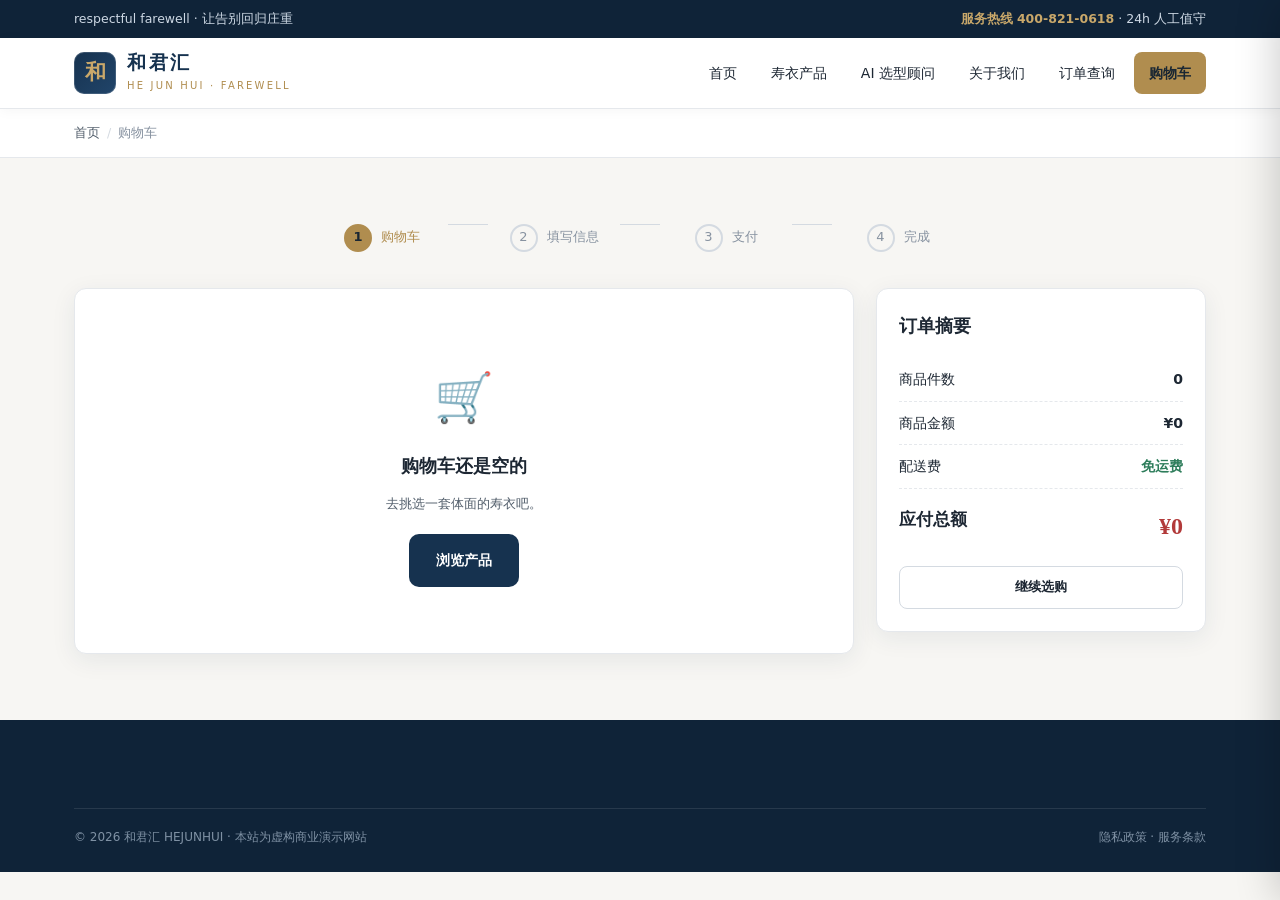
<file: checkout.html>
<!DOCTYPE html>
<html lang="zh-CN">
<head>
<meta charset="UTF-8"><meta name="viewport" content="width=device-width,initial-scale=1">
<title>填写订单 — 和君汇</title><link rel="stylesheet" href="assets/style.css">
</head>
<body>
<div class="topbar"><div class="wrap"><span> respectful farewell · 让告别回归庄重</span><span><b>服务热线 400-821-0618</b> · 24h 人工值守</span></div></div>
<header class="sitehead"><div class="wrap">
  <a class="logo" href="index.html"><div class="mark">和</div><div class="txt"><b>和君汇</b><span>HE JUN HUI · FAREWELL</span></div></a>
  <nav class="nav"><a href="index.html">首页</a><a href="products.html">寿衣产品</a><a href="agent.html">AI 选型顾问</a><a href="about.html">关于我们</a><a href="orders.html">订单查询</a><a href="cart.html" class="nav-cta">购物车 <span data-cart-count style="display:none">0</span></a></nav>
  <button class="burger" id="burger">☰ 菜单</button>
</div></header>
<div class="drawer-mask" id="drawerMask"></div><aside class="drawer" id="drawer">
  <div class="dh"><b>和君汇</b><button id="drawerClose">×</button></div>
  <div class="dlist"><a href="index.html"><span class="ico">⌂</span>首页</a><a href="products.html"><span class="ico">衣</span>寿衣产品</a><a href="agent.html"><span class="ico">AI</span>AI 选型顾问</a><a href="about.html"><span class="ico">关</span>关于我们</a><a href="orders.html"><span class="ico">单</span>订单查询</a><a href="cart.html"><span class="ico">篮</span>购物车 <span data-cart-count style="display:none">0</span></a></div>
  <div class="df">服务热线 400-821-0619<br>24 小时人工值守 · 全国配送</div>
</aside>

<div class="crumb"><div class="wrap"><a href="index.html">首页</a><span>/</span><a href="cart.html">购物车</a><span>/</span>填写信息</div></div>
<section><div class="wrap">
  <div class="steps">
    <div class="s done"><span class="n">✓</span><span class="t">购物车</span></div><div class="line"></div>
    <div class="s on"><span class="n">2</span><span class="t">填写信息</span></div><div class="line"></div>
    <div class="s"><span class="n">3</span><span class="t">支付</span></div><div class="line"></div>
    <div class="s"><span class="n">4</span><span class="t">完成</span></div>
  </div>
  <div class="cart-layout">
    <div>
      <form id="checkoutForm">
        <div class="card section-card">
          <h4 style="font-family:var(--serif);font-size:18px;margin-bottom:18px">收货与联系信息</h4>
          <div class="form-grid">
            <div class="field"><label>收货人姓名 *</label><input id="f_name" placeholder="请输入姓名"><div class="err" id="e_name">请填写姓名</div></div>
            <div class="field"><label>联系电话 *</label><input id="f_phone" placeholder="11 位手机号"><div class="err" id="e_phone">请填写正确的手机号</div></div>
            <div class="field full"><label>配送地址 *</label><input id="f_addr" placeholder="省 / 市 / 区 / 街道门牌"><div class="err" id="e_addr">请填写配送地址</div></div>
            <div class="field"><label>所在城市</label><input id="f_city" placeholder="例如：成都市"></div>
            <div class="field"><label>期望送达时间</label><select id="f_time"><option>尽快送达（加急）</option><option>明天上午</option><option>明天下午</option><option>指定日期（备注）</option></select></div>
            <div class="field full"><label>备注（逝者称谓、宗教习俗等特殊需求）</label><textarea id="f_note" rows="3" placeholder="例如：为父亲准备，佛教仪式，需素色…"></textarea></div>
          </div>
        </div>
        <div class="card section-card">
          <h4 style="font-family:var(--serif);font-size:18px;margin-bottom:16px">支付方式</h4>
          <div class="pay-methods" id="payMethods">
            <label class="on"><input type="radio" name="pay" value="微信支付" checked> 微信支付</label>
            <label><input type="radio" name="pay" value="支付宝"> 支付宝</label>
            <label><input type="radio" name="pay" value="银行卡"> 银行卡</label>
            <label><input type="radio" name="pay" value="到付"> 货到付款</label>
          </div>
          <p class="tiny" style="margin-top:12px">本站为演示网站，不会产生真实扣款。提交后可在「订单查询」中查看模拟订单。</p>
        </div>
      </form>
    </div>
    <div class="card summary">
      <h4>订单确认</h4>
      <div id="miniItems" style="max-height:220px;overflow:auto;margin-bottom:12px"></div>
      <div class="line"><span>商品金额</span><b id="sub">¥0</b></div>
      <div class="line"><span>配送费</span><b style="color:var(--ok)">免运费</b></div>
      <div class="line total"><span>应付总额</span><b id="total">¥0</b></div>
      <button class="btn btn-gold" id="submitBtn" form="checkoutForm" type="submit">提交订单并支付 →</button>
      <a href="cart.html" class="btn btn-ghost btn-sm" style="width:100%;margin-top:10px">返回修改</a>
    </div>
  </div>
</div></section>

<footer class="sitefoot"><div class="wrap"><div class="bottom"><span>© 2026 和君汇 HEJUNHUI · 本站为虚构商业演示网站</span><span>隐私政策 · 服务条款</span></div></div></footer>
<script src="assets/data.js"></script><script src="assets/app.js"></script>
<script>
(function(){
  var items=window.HJ.cartDetail();
  if(!items.length){location.href='cart.html';return}
  var mini=document.getElementById('miniItems');
  items.forEach(function(x){mini.innerHTML+='<div style="display:flex;gap:8px;align-items:center;padding:6px 0;border-bottom:1px dashed var(--line)"><img src="'+x.img+'" style="width:40px;height:40px;object-fit:cover;border-radius:6px"><div class="small" style="flex:1;min-width:0">'+x.name+'<br><span class="tiny">'+x.size+' × '+x.qty+'</span></div><b class="small">'+window.HJ.money(x.price*x.qty)+'</b></div>'});
  document.getElementById('sub').textContent=window.HJ.money(window.HJ.cartTotal());
  document.getElementById('total').textContent=window.HJ.money(window.HJ.cartTotal());

  var pay='微信支付';
  document.getElementById('payMethods').addEventListener('change',function(e){
    if(e.target.name==='pay')pay=e.target.value;
    this.querySelectorAll('label').forEach(function(l){l.classList.remove('on')});
    e.target.closest('label').classList.add('on');
  });

  function err(id,on){document.getElementById('e_'+id).classList.toggle('on',on)}
  document.getElementById('checkoutForm').addEventListener('submit',function(e){
    e.preventDefault();
    var name=document.getElementById('f_name').value.trim(),phone=document.getElementById('f_phone').value.trim(),addr=document.getElementById('f_addr').value.trim();
    var ok=true;
    err('name',!name);if(!name)ok=false;
    var pok=/^1\d{10}$/.test(phone);err('phone',!pok);if(!pok)ok=false;
    err('addr',!addr);if(!addr)ok=false;
    if(!ok)return;
    var info={name:name,phone:phone,addr:addr,city:document.getElementById('f_city').value.trim(),time:document.getElementById('f_time').value,note:document.getElementById('f_note').value.trim(),pay:pay};
    var order=window.HJ.placeOrder(info);
    sessionStorage.setItem('hj_last_order',order.no);
    location.href='success.html?no='+encodeURIComponent(order.no);
  });
  var c=document.getElementById('drawerClose');
  if(c)c.addEventListener('click',function(){document.getElementById('drawerMask').classList.remove('on');document.getElementById('drawer').classList.remove('on')});
})();
</script>
</body></html>
</file>
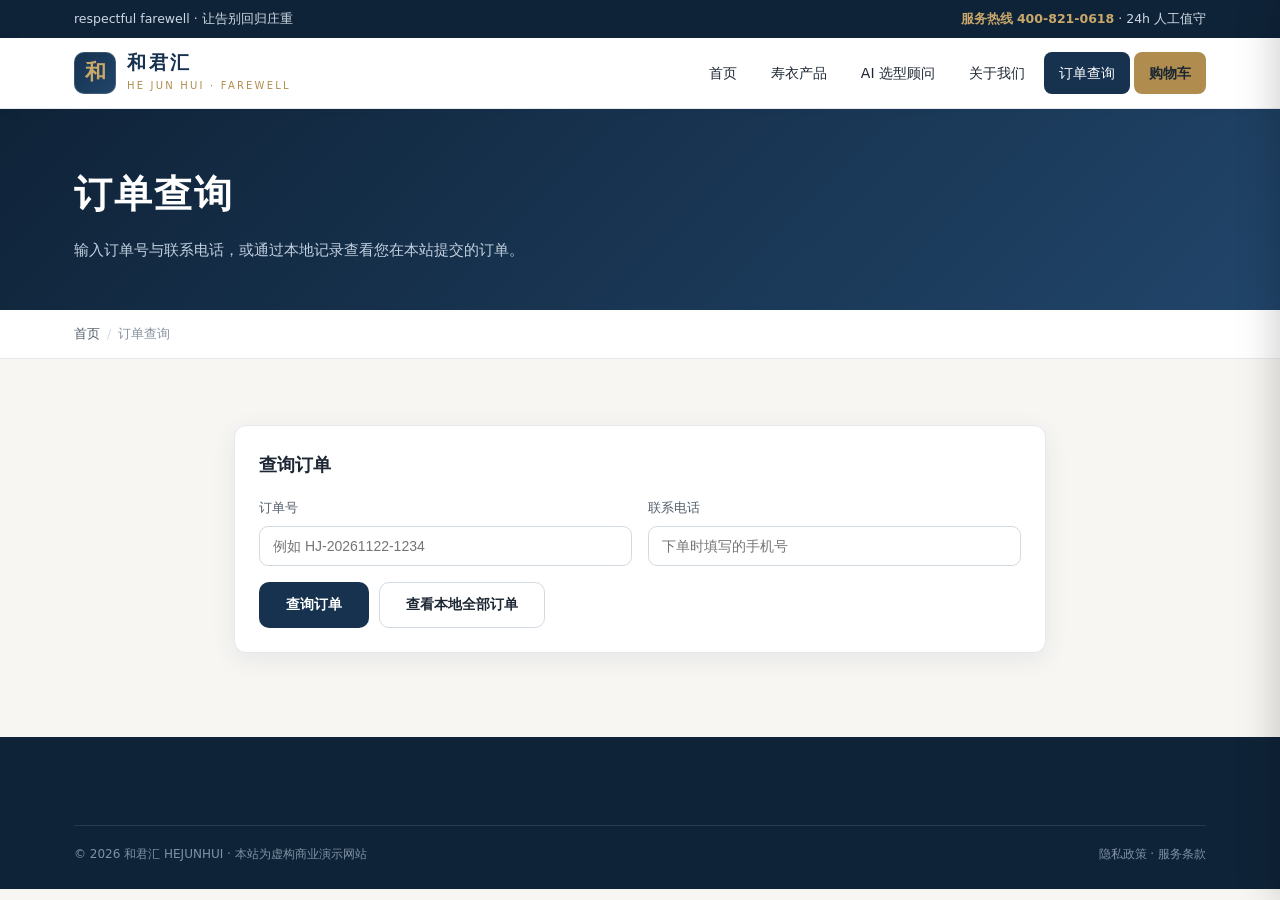
<file: orders.html>
<!DOCTYPE html>
<html lang="zh-CN">
<head>
<meta charset="UTF-8"><meta name="viewport" content="width=device-width,initial-scale=1">
<title>订单查询 — 和君汇</title><link rel="stylesheet" href="assets/style.css">
</head>
<body>
<div class="topbar"><div class="wrap"><span> respectful farewell · 让告别回归庄重</span><span><b>服务热线 400-821-0618</b> · 24h 人工值守</span></div></div>
<header class="sitehead"><div class="wrap">
  <a class="logo" href="index.html"><div class="mark">和</div><div class="txt"><b>和君汇</b><span>HE JUN HUI · FAREWELL</span></div></a>
  <nav class="nav"><a href="index.html">首页</a><a href="products.html">寿衣产品</a><a href="agent.html">AI 选型顾问</a><a href="about.html">关于我们</a><a href="orders.html" class="cur">订单查询</a><a href="cart.html" class="nav-cta">购物车 <span data-cart-count style="display:none">0</span></a></nav>
  <button class="burger" id="burger">☰ 菜单</button>
</div></header>
<div class="drawer-mask" id="drawerMask"></div><aside class="drawer" id="drawer">
  <div class="dh"><b>和君汇</b><button id="drawerClose">×</button></div>
  <div class="dlist"><a href="index.html"><span class="ico">⌂</span>首页</a><a href="products.html"><span class="ico">衣</span>寿衣产品</a><a href="agent.html"><span class="ico">AI</span>AI 选型顾问</a><a href="about.html"><span class="ico">关</span>关于我们</a><a href="orders.html" class="cur"><span class="ico">单</span>订单查询</a><a href="cart.html"><span class="ico">篮</span>购物车</a></div>
  <div class="df">服务热线 400-821-0619<br>24 小时人工值守 · 全国配送</div>
</aside>

<div class="pagehead"><div class="wrap"><h1>订单查询</h1><p>输入订单号与联系电话，或通过本地记录查看您在本站提交的订单。</p></div></div>
<div class="crumb"><div class="wrap"><a href="index.html">首页</a><span>/</span>订单查询</div></div>

<section><div class="wrap" style="max-width:860px">
  <div class="card section-card">
    <h4 style="font-family:var(--serif);font-size:18px;margin-bottom:16px">查询订单</h4>
    <div class="form-grid">
      <div class="field"><label>订单号</label><input id="qNo" placeholder="例如 HJ-20261122-1234"></div>
      <div class="field"><label>联系电话</label><input id="qPhone" placeholder="下单时填写的手机号"></div>
    </div>
    <div style="display:flex;gap:10px;margin-top:16px;flex-wrap:wrap">
      <button class="btn btn-navy" id="qBtn">查询订单</button>
      <button class="btn btn-ghost" id="qAll">查看本地全部订单</button>
    </div>
  </div>
  <div id="result"></div>
</div></section>

<footer class="sitefoot"><div class="wrap"><div class="bottom"><span>© 2026 和君汇 HEJUNHUI · 本站为虚构商业演示网站</span><span>隐私政策 · 服务条款</span></div></div></footer>
<script src="assets/data.js"></script><script src="assets/app.js"></script>
<script>
(function(){
  var orders=window.HJ.readOrders(),res=document.getElementById('result');
  function card(o){
    return '<div class="card order-card"><div class="oh"><div><b>'+o.no+'</b> <span class="tiny">'+o.time+'</span></div><span class="status">'+o.status+'</span></div>'+
      '<div class="items">'+o.items.map(function(x){return '<div style="text-align:center"><img src="'+x.img+'" alt=""><div class="tiny">×'+x.qty+'</div></div>'}).join('')+
      '<div style="align-self:center;margin-left:auto;text-align:right"><div class="tiny">共 '+o.items.reduce(function(s,x){return s+x.qty},0)+' 件</div><div style="font-size:19px;color:var(--danger);font-family:var(--serif);font-weight:700">'+window.HJ.money(o.total)+'</div></div></div>'+
      '<div class="of"><span class="tiny">收货：'+o.info.name+' · '+o.info.phone+' · '+o.info.addr+'</span>'+
      '<a class="btn btn-ghost btn-sm" href="success.html?no='+encodeURIComponent(o.no)+'">查看详情</a></div></div>';
  }
  function show(list){
    if(!list.length){res.innerHTML='<div class="card center small" style="padding:40px">未查询到匹配的订单。本站订单仅保存在提交订单的浏览器中。</div>';return}
    res.innerHTML='<h3 style="font-family:var(--serif);margin:16px 0">共 '+list.length+' 笔订单</h3>'+list.map(card).join('');
  }
  document.getElementById('qBtn').addEventListener('click',function(){
    var no=document.getElementById('qNo').value.trim().toUpperCase(),ph=document.getElementById('qPhone').value.trim();
    show(orders.filter(function(o){return (!no||o.no===no)&&(!ph||o.info.phone===ph)}));
  });
  document.getElementById('qAll').addEventListener('click',function(){show(orders)});
  if(orders.length)show(orders);
  var c=document.getElementById('drawerClose');
  if(c)c.addEventListener('click',function(){document.getElementById('drawerMask').classList.remove('on');document.getElementById('drawer').classList.remove('on')});
})();
</script>
</body></html>
</file>
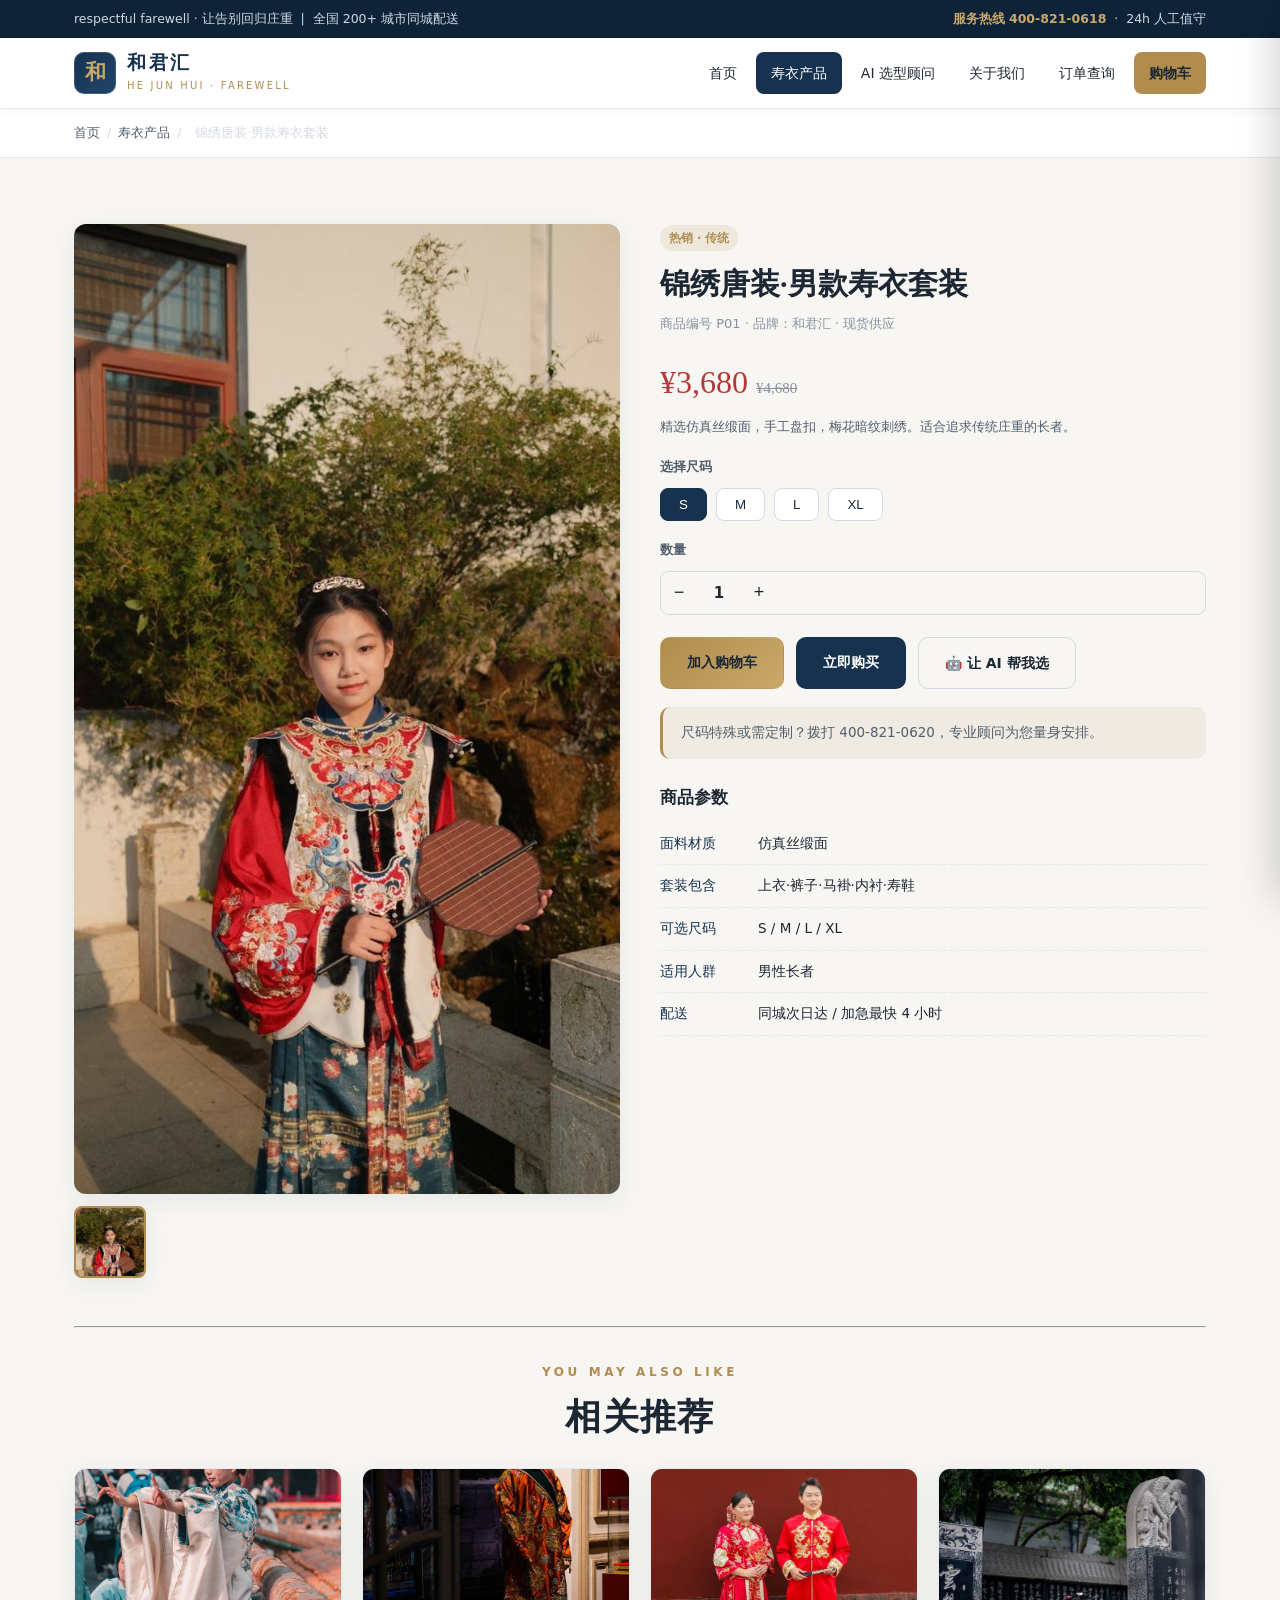
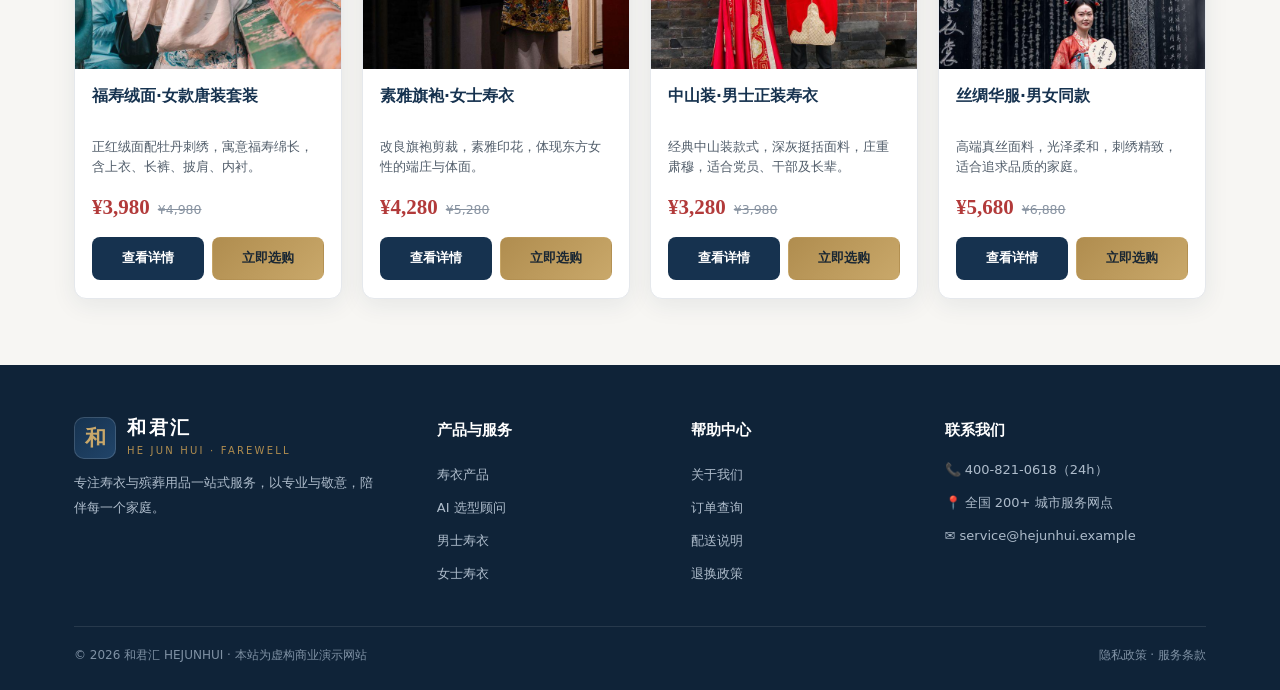
<file: product.html>
<!DOCTYPE html>
<html lang="zh-CN">
<head>
<meta charset="UTF-8">
<meta name="viewport" content="width=device-width,initial-scale=1">
<title>商品详情 — 和君汇</title>
<link rel="stylesheet" href="assets/style.css">
</head>
<body>
<div class="topbar"><div class="wrap">
  <span> respectful farewell · 让告别回归庄重 &nbsp;|&nbsp; 全国 200+ 城市同城配送</span>
  <span><b>服务热线 400-821-0618</b> &nbsp;·&nbsp; 24h 人工值守</span>
</div></div>
<header class="sitehead"><div class="wrap">
  <a class="logo" href="index.html"><div class="mark">和</div><div class="txt"><b>和君汇</b><span>HE JUN HUI · FAREWELL</span></div></a>
  <nav class="nav">
    <a href="index.html">首页</a><a href="products.html" class="cur">寿衣产品</a><a href="agent.html">AI 选型顾问</a>
    <a href="about.html">关于我们</a><a href="orders.html">订单查询</a>
    <a href="cart.html" class="nav-cta">购物车 <span data-cart-count style="display:none">0</span></a>
  </nav>
  <button class="burger" id="burger">☰ 菜单</button>
</div></header>
<div class="drawer-mask" id="drawerMask"></div>
<aside class="drawer" id="drawer">
  <div class="dh"><b>和君汇</b><button id="drawerClose">×</button></div>
  <div class="dlist">
    <a href="index.html"><span class="ico">⌂</span>首页</a><a href="products.html" class="cur"><span class="ico">衣</span>寿衣产品</a>
    <a href="agent.html"><span class="ico">AI</span>AI 选型顾问</a><a href="about.html"><span class="ico">关</span>关于我们</a>
    <a href="orders.html"><span class="ico">单</span>订单查询</a><a href="cart.html"><span class="ico">篮</span>购物车 <span data-cart-count style="display:none">0</span></a>
  </div>
  <div class="df">服务热线 400-821-0619<br>24 小时人工值守 · 全国配送</div>
</aside>

<div class="crumb"><div class="wrap"><a href="index.html">首页</a><span>/</span><a href="products.html">寿衣产品</a><span>/</span><span id="crumbName">商品详情</span></div></div>

<section>
  <div class="wrap">
    <div class="detail" id="detail"></div>
    <hr style="margin:48px 0 30px">
    <div class="sec-head" style="margin-bottom:26px"><span class="kicker">YOU MAY ALSO LIKE</span><h2>相关推荐</h2></div>
    <div class="prod-grid" id="related"></div>
  </div>
</section>

<footer class="sitefoot">
  <div class="wrap">
    <div class="grid">
      <div class="brand"><div class="logo" style="color:#fff"><div class="mark">和</div><div class="txt"><b>和君汇</b><span>HE JUN HUI · FAREWELL</span></div></div><p>专注寿衣与殡葬用品一站式服务，以专业与敬意，陪伴每一个家庭。</p></div>
      <div><h5>产品与服务</h5><a href="products.html">寿衣产品</a><a href="agent.html">AI 选型顾问</a><a href="products.html">男士寿衣</a><a href="products.html">女士寿衣</a></div>
      <div><h5>帮助中心</h5><a href="about.html">关于我们</a><a href="orders.html">订单查询</a><a href="about.html">配送说明</a><a href="about.html">退换政策</a></div>
      <div><h5>联系我们</h5><div class="contact-line">📞 400-821-0618（24h）</div><div class="contact-line">📍 全国 200+ 城市服务网点</div><div class="contact-line">✉️ service@hejunhui.example</div></div>
    </div>
    <div class="bottom"><span>© 2026 和君汇 HEJUNHUI · 本站为虚构商业演示网站</span><span>隐私政策 · 服务条款</span></div>
  </div>
</footer>
<script src="assets/data.js"></script><script src="assets/app.js"></script>
<script>
(function(){
  var id=new URLSearchParams(location.search).get('id')||'p01';
  var p=window.HJ.getProduct(id)||window.HJ.PRODUCTS[0];
  document.title=p.name+' — 和君汇';
  document.getElementById('crumbName').textContent=p.name;
  var size=p.sizes[0],qty=1;
  var box=document.getElementById('detail');
  box.innerHTML=
    '<div class="gallery"><img id="mainImg" src="'+p.img+'" alt="'+p.name+'">'+
      '<div class="thumbs"><img class="on" src="'+p.img+'" data-src="'+p.img+'"></div></div>'+
    '<div><span class="tag">'+p.tags.join(' · ')+'</span>'+
      '<h1 style="margin-top:12px">'+p.name+'</h1>'+
      '<div class="sub">商品编号 '+p.id.toUpperCase()+' · 品牌：和君汇 · 现货供应</div>'+
      '<div class="price-big">'+window.HJ.money(p.price)+' <del style="font-size:15px;color:var(--ink-3)">'+window.HJ.money(p.old)+'</del></div>'+
      '<p class="small" style="margin:6px 0 16px">'+p.detail+'</p>'+
      '<div class="opts"><h5>选择尺码</h5><div class="size-opts" id="sizes">'+
        p.sizes.map(function(s,i){return '<button class="'+(i===0?'on':'')+'" data-s="'+s+'">'+s+'</button>'}).join('')+'</div></div>'+
      '<div class="opts"><h5>数量</h5><div class="qty"><button id="minus">−</button><span id="qty">1</span><button id="plus">+</button></div></div>'+
      '<div class="buybar"><button class="btn btn-gold" id="addCart">加入购物车</button>'+
        '<button class="btn btn-navy" id="buyNow">立即购买</button>'+
        '<a href="agent.html" class="btn btn-ghost">🤖 让 AI 帮我选</a></div>'+
      '<div class="notice">尺码特殊或需定制？拨打 400-821-0620，专业顾问为您量身安排。</div>'+
      '<h3 style="font-family:var(--serif);font-size:17px;margin:24px 0 10px">商品参数</h3>'+
      '<ul class="spec-list">'+
        '<li><b>面料材质</b><span>'+p.material+'</span></li>'+
        '<li><b>套装包含</b><span>'+p.include+'</span></li>'+
        '<li><b>可选尺码</b><span>'+p.sizes.join(' / ')+'</span></li>'+
        '<li><b>适用人群</b><span>'+(p.cat==='女款'?'女性长者':p.cat==='男款'?'男性长者':'通用')+'</span></li>'+
        '<li><b>配送</b><span>同城次日达 / 加急最快 4 小时</span></li>'+
      '</ul>'+
    '</div>';

  document.getElementById('sizes').addEventListener('click',function(e){
    if(e.target.tagName!=='BUTTON')return;
    this.querySelectorAll('button').forEach(function(b){b.classList.remove('on')});
    e.target.classList.add('on');size=e.target.dataset.s;
  });
  document.getElementById('minus').addEventListener('click',function(){if(qty>1){qty--;document.getElementById('qty').textContent=qty}});
  document.getElementById('plus').addEventListener('click',function(){qty++;document.getElementById('qty').textContent=qty});
  document.getElementById('addCart').addEventListener('click',function(){
    window.HJ.addCart(p.id,size,qty);window.HJToast('已加入购物车');
    paint();
  });
  document.getElementById('buyNow').addEventListener('click',function(){
    window.HJ.addCart(p.id,size,qty);location.href='cart.html';
  });
  function paint(){var els=document.querySelectorAll('[data-cart-count]');var n=window.HJ.cartCount();els.forEach(function(e){e.textContent=n;e.style.display=n>0?'inline':'none'})}

  // 相关推荐
  var rel=window.HJ.PRODUCTS.filter(function(x){return x.id!==p.id}).slice(0,4),rg=document.getElementById('related');
  rel.forEach(function(x){
    var el=document.createElement('div');el.className='prod';
    el.innerHTML='<a class="img" href="product.html?id='+x.id+'"><img src="'+x.img+'" alt="'+x.name+'"></a>'+
      '<div class="body"><h4><a href="product.html?id='+x.id+'">'+x.name+'</a></h4><div class="desc">'+x.desc+'</div>'+
      '<div class="price"><b>'+window.HJ.money(x.price)+'</b><del>'+window.HJ.money(x.old)+'</del></div>'+
      '<div class="foot"><a href="product.html?id='+x.id+'" class="btn btn-navy btn-sm">查看详情</a>'+
      '<a href="product.html?id='+x.id+'" class="btn btn-gold btn-sm">立即选购</a></div></div>';
    rg.appendChild(el);
  });
  var c=document.getElementById('drawerClose');
  if(c)c.addEventListener('click',function(){document.getElementById('drawerMask').classList.remove('on');document.getElementById('drawer').classList.remove('on')});
})();
</script>
</body>
</html>
</file>
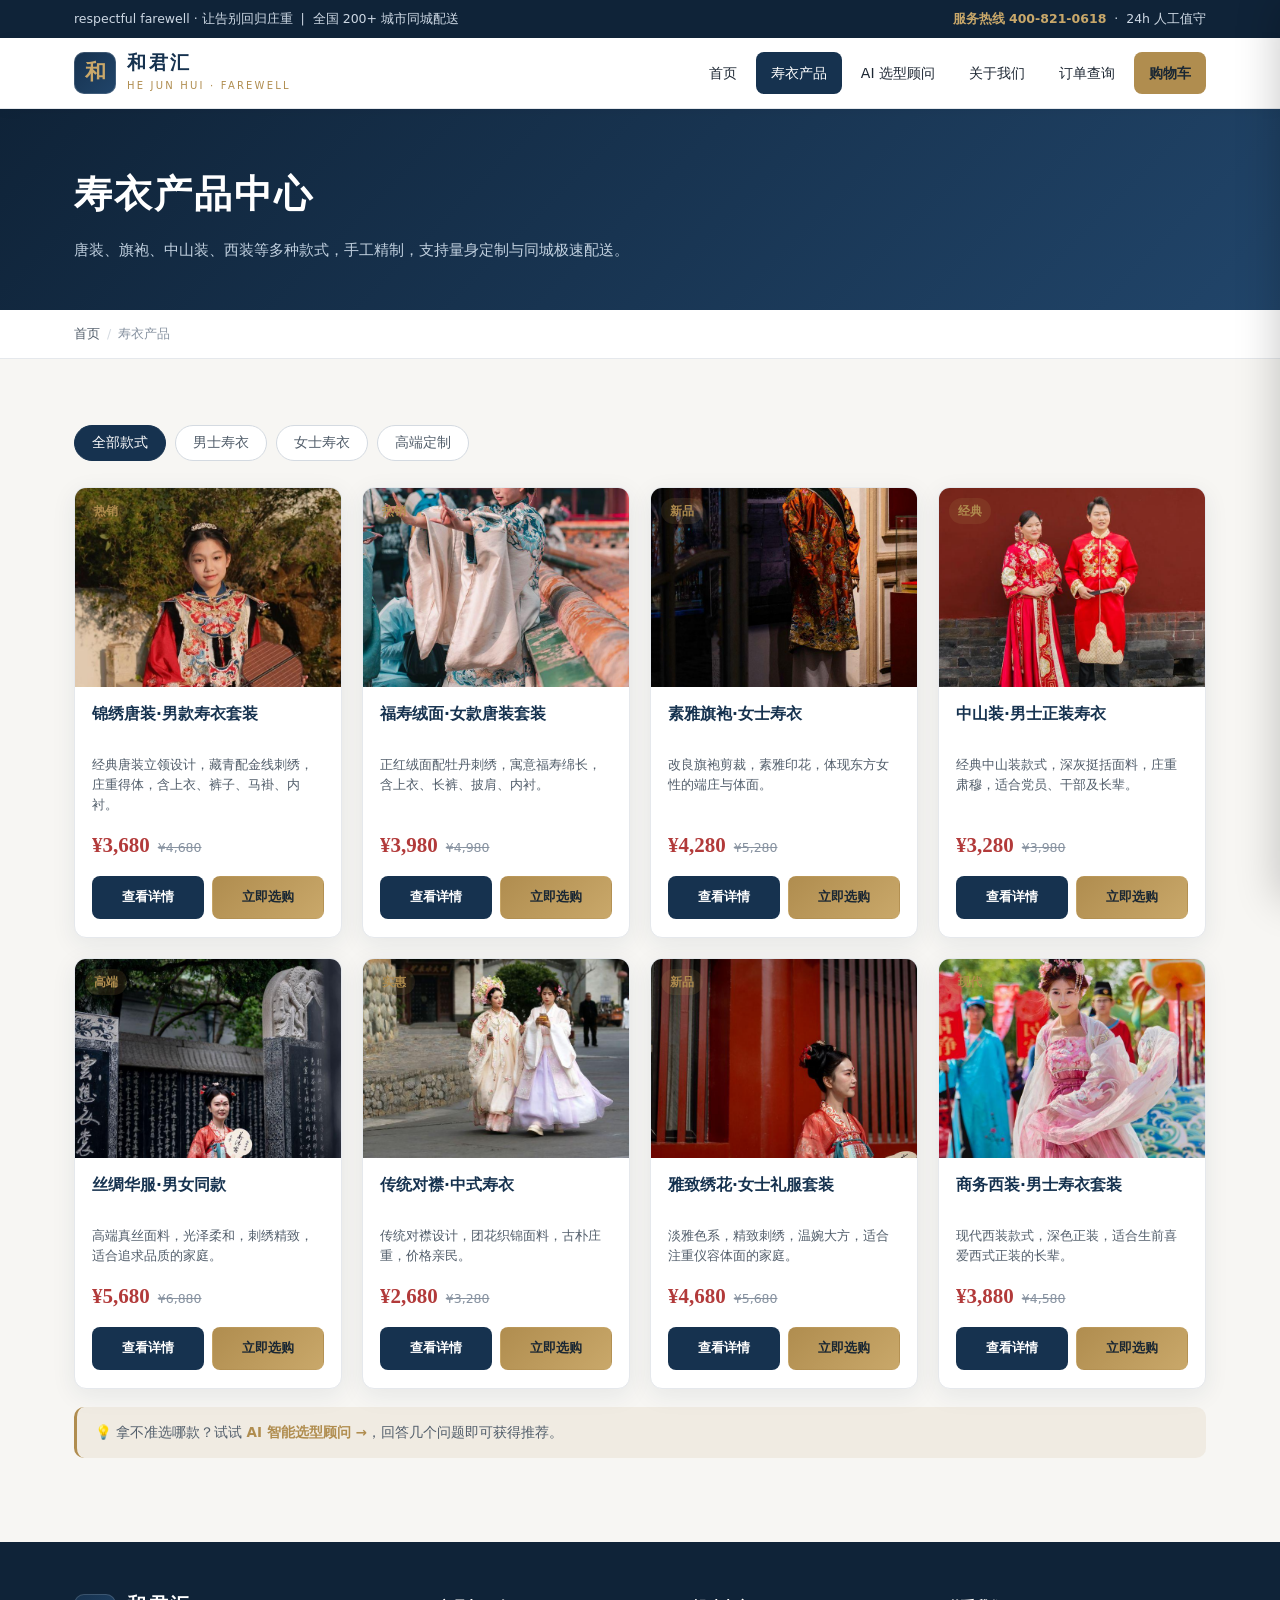
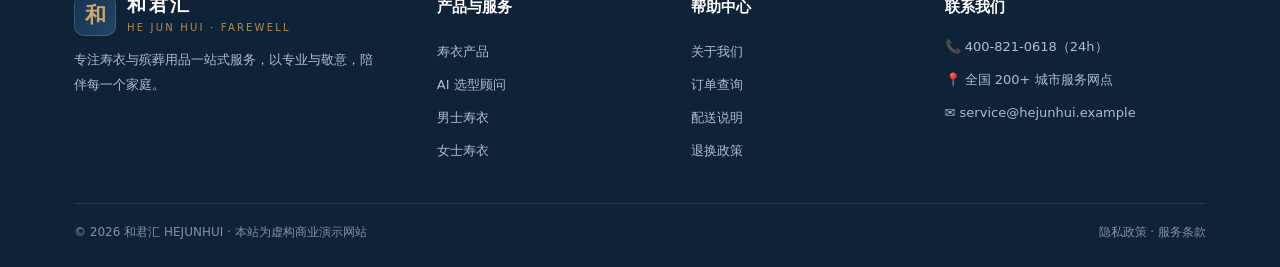
<file: products.html>
<!DOCTYPE html>
<html lang="zh-CN">
<head>
<meta charset="UTF-8">
<meta name="viewport" content="width=device-width,initial-scale=1">
<title>寿衣产品中心 — 和君汇</title>
<meta name="description" content="和君汇寿衣产品中心：唐装、旗袍、中山装、西装等多款中高端寿衣套装，支持定制与同城配送。">
<link rel="stylesheet" href="assets/style.css">
</head>
<body>
<div class="topbar"><div class="wrap">
  <span> respectful farewell · 让告别回归庄重 &nbsp;|&nbsp; 全国 200+ 城市同城配送</span>
  <span><b>服务热线 400-821-0618</b> &nbsp;·&nbsp; 24h 人工值守</span>
</div></div>
<header class="sitehead"><div class="wrap">
  <a class="logo" href="index.html"><div class="mark">和</div><div class="txt"><b>和君汇</b><span>HE JUN HUI · FAREWELL</span></div></a>
  <nav class="nav">
    <a href="index.html">首页</a><a href="products.html" class="cur">寿衣产品</a><a href="agent.html">AI 选型顾问</a>
    <a href="about.html">关于我们</a><a href="orders.html">订单查询</a>
    <a href="cart.html" class="nav-cta">购物车 <span data-cart-count style="display:none">0</span></a>
  </nav>
  <button class="burger" id="burger">☰ 菜单</button>
</div></header>
<div class="drawer-mask" id="drawerMask"></div>
<aside class="drawer" id="drawer">
  <div class="dh"><b>和君汇</b><button id="drawerClose">×</button></div>
  <div class="dlist">
    <a href="index.html"><span class="ico">⌂</span>首页</a><a href="products.html" class="cur"><span class="ico">衣</span>寿衣产品</a>
    <a href="agent.html"><span class="ico">AI</span>AI 选型顾问</a><a href="about.html"><span class="ico">关</span>关于我们</a>
    <a href="orders.html"><span class="ico">单</span>订单查询</a><a href="cart.html"><span class="ico">篮</span>购物车 <span data-cart-count style="display:none">0</span></a>
  </div>
  <div class="df">服务热线 400-821-0619<br>24 小时人工值守 · 全国配送</div>
</aside>

<div class="pagehead"><div class="wrap"><h1>寿衣产品中心</h1><p>唐装、旗袍、中山装、西装等多种款式，手工精制，支持量身定制与同城极速配送。</p></div></div>
<div class="crumb"><div class="wrap"><a href="index.html">首页</a><span>/</span>寿衣产品</div></div>

<section>
  <div class="wrap">
    <div class="filters" id="filters">
      <button class="on" data-cat="全部">全部款式</button>
      <button data-cat="男款">男士寿衣</button>
      <button data-cat="女款">女士寿衣</button>
      <button data-cat="高端">高端定制</button>
    </div>
    <div class="prod-grid" id="grid"></div>
    <div class="notice">💡 拿不准选哪款？试试 <a href="agent.html" style="color:var(--gold);font-weight:600">AI 智能选型顾问 →</a>，回答几个问题即可获得推荐。</div>
  </div>
</section>

<footer class="sitefoot">
  <div class="wrap">
    <div class="grid">
      <div class="brand"><div class="logo" style="color:#fff"><div class="mark">和</div><div class="txt"><b>和君汇</b><span>HE JUN HUI · FAREWELL</span></div></div><p>专注寿衣与殡葬用品一站式服务，以专业与敬意，陪伴每一个家庭。</p></div>
      <div><h5>产品与服务</h5><a href="products.html">寿衣产品</a><a href="agent.html">AI 选型顾问</a><a href="products.html">男士寿衣</a><a href="products.html">女士寿衣</a></div>
      <div><h5>帮助中心</h5><a href="about.html">关于我们</a><a href="orders.html">订单查询</a><a href="about.html">配送说明</a><a href="about.html">退换政策</a></div>
      <div><h5>联系我们</h5><div class="contact-line">📞 400-821-0618（24h）</div><div class="contact-line">📍 全国 200+ 城市服务网点</div><div class="contact-line">✉️ service@hejunhui.example</div></div>
    </div>
    <div class="bottom"><span>© 2026 和君汇 HEJUNHUI · 本站为虚构商业演示网站</span><span>隐私政策 · 服务条款</span></div>
  </div>
</footer>
<script src="assets/data.js"></script><script src="assets/app.js"></script>
<script>
(function(){
  var grid=document.getElementById('grid');
  function render(cat){
    grid.innerHTML='';
    var list=window.HJ.PRODUCTS.filter(function(p){
      if(cat==='全部')return true;
      if(cat==='高端')return p.tags.indexOf('高端')>=0||p.price>=5000;
      return p.cat===cat;
    });
    list.forEach(function(p){
      var el=document.createElement('div');el.className='prod';
      el.innerHTML='<a class="img" href="product.html?id='+p.id+'"><span class="corner tag">'+p.tags[0]+'</span><img src="'+p.img+'" alt="'+p.name+'"></a>'+
        '<div class="body"><h4><a href="product.html?id='+p.id+'">'+p.name+'</a></h4><div class="desc">'+p.desc+'</div>'+
        '<div class="price"><b>'+window.HJ.money(p.price)+'</b><del>'+window.HJ.money(p.old)+'</del></div>'+
        '<div class="foot"><a href="product.html?id='+p.id+'" class="btn btn-navy btn-sm">查看详情</a>'+
        '<a href="product.html?id='+p.id+'" class="btn btn-gold btn-sm">立即选购</a></div></div>';
      grid.appendChild(el);
    });
  }
  render('全部');
  document.getElementById('filters').addEventListener('click',function(e){
    if(e.target.tagName!=='BUTTON')return;
    this.querySelectorAll('button').forEach(function(b){b.classList.remove('on')});
    e.target.classList.add('on');render(e.target.dataset.cat);
  });
  var c=document.getElementById('drawerClose');
  if(c)c.addEventListener('click',function(){document.getElementById('drawerMask').classList.remove('on');document.getElementById('drawer').classList.remove('on')});
})();
</script>
</body>
</html>
</file>
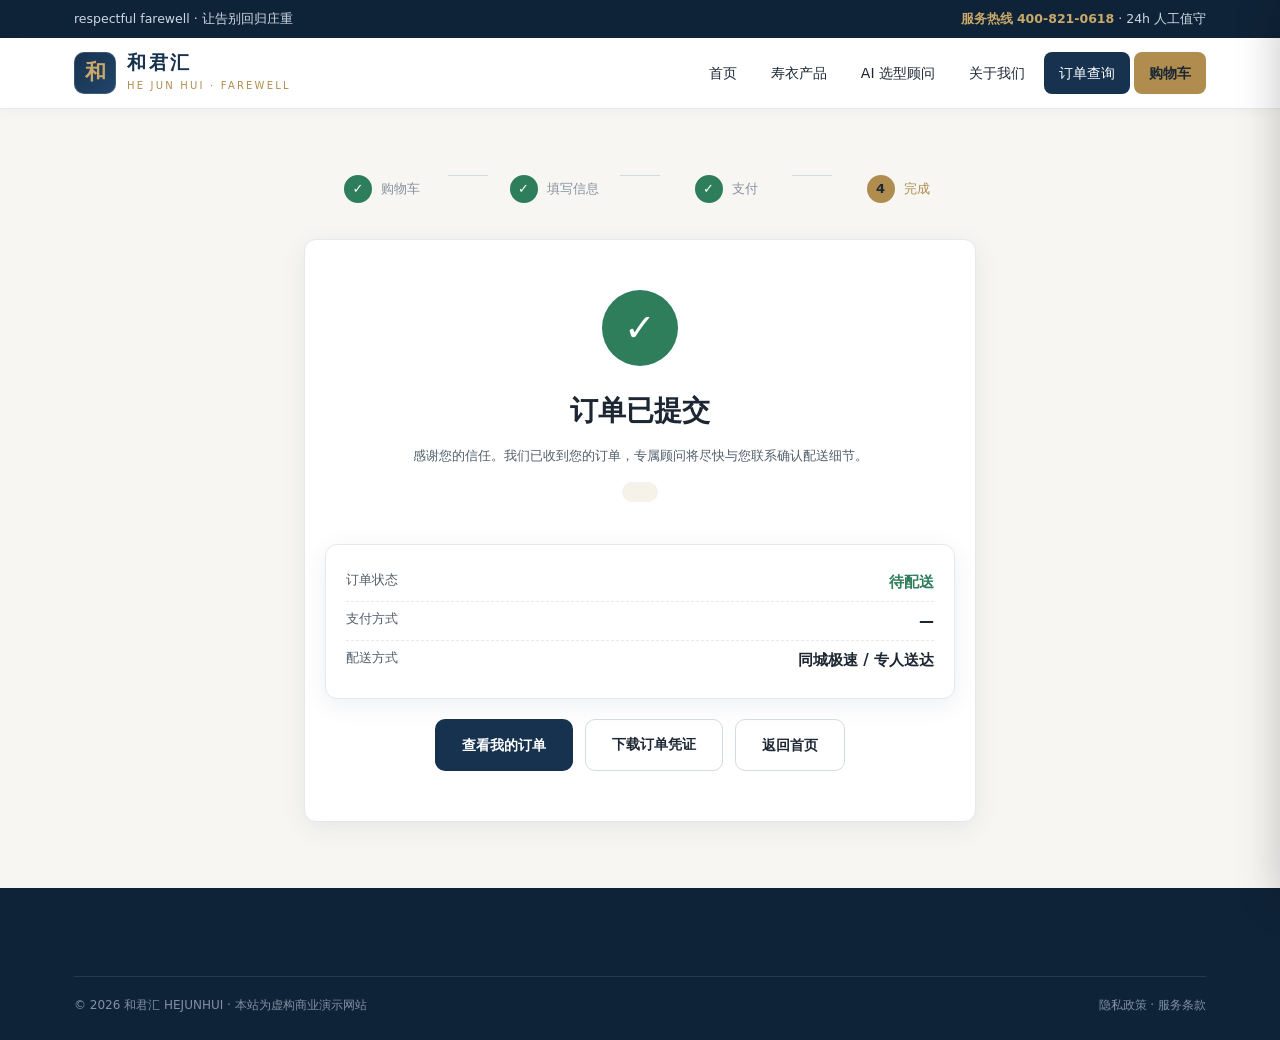
<file: success.html>
<!DOCTYPE html>
<html lang="zh-CN">
<head>
<meta charset="UTF-8"><meta name="viewport" content="width=device-width,initial-scale=1">
<title>下单成功 — 和君汇</title><link rel="stylesheet" href="assets/style.css">
</head>
<body>
<div class="topbar"><div class="wrap"><span> respectful farewell · 让告别回归庄重</span><span><b>服务热线 400-821-0618</b> · 24h 人工值守</span></div></div>
<header class="sitehead"><div class="wrap">
  <a class="logo" href="index.html"><div class="mark">和</div><div class="txt"><b>和君汇</b><span>HE JUN HUI · FAREWELL</span></div></a>
  <nav class="nav"><a href="index.html">首页</a><a href="products.html">寿衣产品</a><a href="agent.html">AI 选型顾问</a><a href="about.html">关于我们</a><a href="orders.html" class="cur">订单查询</a><a href="cart.html" class="nav-cta">购物车 <span data-cart-count style="display:none">0</span></a></nav>
  <button class="burger" id="burger">☰ 菜单</button>
</div></header>
<div class="drawer-mask" id="drawerMask"></div><aside class="drawer" id="drawer">
  <div class="dh"><b>和君汇</b><button id="drawerClose">×</button></div>
  <div class="dlist"><a href="index.html"><span class="ico">⌂</span>首页</a><a href="products.html"><span class="ico">衣</span>寿衣产品</a><a href="agent.html"><span class="ico">AI</span>AI 选型顾问</a><a href="about.html"><span class="ico">关</span>关于我们</a><a href="orders.html" class="cur"><span class="ico">单</span>订单查询</a><a href="cart.html"><span class="ico">篮</span>购物车</a></div>
  <div class="df">服务热线 400-821-0619<br>24 小时人工值守 · 全国配送</div>
</aside>

<section><div class="wrap" style="max-width:720px">
  <div class="steps">
    <div class="s done"><span class="n">✓</span><span class="t">购物车</span></div><div class="line"></div>
    <div class="s done"><span class="n">✓</span><span class="t">填写信息</span></div><div class="line"></div>
    <div class="s done"><span class="n">✓</span><span class="t">支付</span></div><div class="line"></div>
    <div class="s on"><span class="n">4</span><span class="t">完成</span></div>
  </div>
  <div class="card success">
    <div class="check">✓</div>
    <h2>订单已提交</h2>
    <p class="small">感谢您的信任。我们已收到您的订单，专属顾问将尽快与您联系确认配送细节。</p>
    <div class="orderno" id="orderNo">HJ-00000000-0000</div>
    <div class="card" style="text-align:left;padding:18px 20px;margin:20px 0">
      <div class="line" style="display:flex;justify-content:space-between;padding:6px 0;border-bottom:1px dashed var(--line)"><span class="small">订单状态</span><b style="color:var(--ok)">待配送</b></div>
      <div class="line" style="display:flex;justify-content:space-between;padding:6px 0;border-bottom:1px dashed var(--line)"><span class="small">支付方式</span><b id="payInfo">—</b></div>
      <div class="line" style="display:flex;justify-content:space-between;padding:6px 0"><span class="small">配送方式</span><b>同城极速 / 专人送达</b></div>
    </div>
    <div style="display:flex;gap:12px;justify-content:center;flex-wrap:wrap">
      <a href="orders.html" class="btn btn-navy">查看我的订单</a>
      <button class="btn btn-ghost" id="dlBtn">下载订单凭证</button>
      <a href="index.html" class="btn btn-ghost">返回首页</a>
    </div>
  </div>
</div></section>

<footer class="sitefoot"><div class="wrap"><div class="bottom"><span>© 2026 和君汇 HEJUNHUI · 本站为虚构商业演示网站</span><span>隐私政策 · 服务条款</span></div></div></footer>
<script src="assets/data.js"></script><script src="assets/app.js"></script>
<script>
(function(){
  var no=new URLSearchParams(location.search).get('no')||sessionStorage.getItem('hj_last_order')||'';
  document.getElementById('orderNo').textContent=no;
  var order=window.HJ.readOrders().find(function(o){return o.no===no});
  if(order)document.getElementById('payInfo').textContent=order.info.pay||'微信支付';
  document.getElementById('dlBtn').addEventListener('click',function(){
    if(!order){window.HJToast('未找到订单');return}
    var txt='和君汇 HEJUNHUI · 订单凭证\n========================\n'+
      '订单号：'+order.no+'\n下单时间：'+order.time+'\n状态：'+order.status+'\n'+
      '支付方式：'+(order.info.pay||'—')+'\n\n收货人：'+order.info.name+'\n电话：'+order.info.phone+'\n地址：'+order.info.addr+'\n'+
      '期望送达：'+order.info.time+'\n备注：'+(order.info.note||'无')+'\n\n商品：\n'+
      order.items.map(function(x,i){return (i+1)+'. '+x.name+' ['+x.size+'] × '+x.qty+' = '+window.HJ.money(x.price*x.qty)}).join('\n')+
      '\n\n合计：'+window.HJ.money(order.total)+'\n\n（本站为虚构演示网站，此凭证仅供体验）';
    var blob=new Blob([txt],{type:'text/plain;charset=utf-8'}),a=document.createElement('a');
    a.href=URL.createObjectURL(blob);a.download='和君汇订单凭证-'+order.no+'.txt';a.click();URL.revokeObjectURL(a.href);
  });
  var c=document.getElementById('drawerClose');
  if(c)c.addEventListener('click',function(){document.getElementById('drawerMask').classList.remove('on');document.getElementById('drawer').classList.remove('on')});
})();
</script>
</body></html>
</file>
<file: assets/style.css>
/* 和君汇 · 寿衣行业商业智能体网站 —— 公共样式 */
:root{
  --navy:#16324f;          /* 藏青主色 */
  --navy-2:#21456a;
  --navy-deep:#0f2338;
  --gold:#b08d4f;          /* 香槟金 */
  --gold-2:#c9a86a;
  --bg:#f7f6f3;            /* 暖米白 */
  --card:#ffffff;
  --ink:#1d2733;
  --ink-2:#525e6b;
  --ink-3:#8792a0;
  --line:#e5e8ec;
  --line-2:#d4dae1;
  --ok:#2e7d5b;
  --danger:#b23a3a;
  --radius:12px;
  --radius-s:8px;
  --shadow:0 6px 24px rgba(22,50,79,.08);
  --shadow-lg:0 18px 50px rgba(22,50,79,.16);
  --sans:"PingFang SC","Microsoft YaHei","Hiragino Sans GB",system-ui,-apple-system,sans-serif;
  --serif:"Songti SC","STSong","SimSun",serif;
}
@media (prefers-color-scheme:dark){
  :root{
    color-scheme:dark;
    --navy:#7fb0e0;--navy-2:#9cc4ec;--navy-deep:#0b131d;
    --gold:#d8b878;--gold-2:#e6ca96;
    --bg:#0d141d;--card:#151e29;--ink:#e8edf3;--ink-2:#b3bfcc;--ink-3:#8493a3;
    --line:#263445;--line-2:#314254;
    --shadow:0 6px 24px rgba(0,0,0,.3);--shadow-lg:0 18px 50px rgba(0,0,0,.45);
  }
}
*{box-sizing:border-box;margin:0;padding:0}
html{-webkit-text-size-adjust:100%;scroll-behavior:smooth;overflow-x:hidden}
body{font-family:var(--sans);background:var(--bg);color:var(--ink);font-size:15px;line-height:1.75;overflow-x:hidden}
img{max-width:100%;display:block}
a{color:var(--navy);text-decoration:none}
a:hover{color:var(--gold)}
.wrap{max-width:1180px;margin:0 auto;padding:0 24px}
.mono{font-family:ui-monospace,Menlo,Consolas,monospace}
.small{font-size:13px;color:var(--ink-2)}
.tiny{font-size:12px;color:var(--ink-3)}
.center{text-align:center}
.hidden{display:none!important}

/* ===== 顶部 ===== */
.topbar{background:var(--navy-deep);color:#cdd8e4;font-size:12.5px}
.topbar .wrap{display:flex;justify-content:space-between;gap:16px;padding-top:8px;padding-bottom:8px;flex-wrap:wrap}
.topbar b{color:var(--gold-2)}
.sitehead{background:var(--card);border-bottom:1px solid var(--line);position:sticky;top:0;z-index:100;box-shadow:0 2px 12px rgba(0,0,0,.04)}
.sitehead .wrap{display:flex;align-items:center;gap:18px;height:70px}
.logo{display:flex;align-items:center;gap:11px;flex:0 0 auto}
.logo .mark{width:42px;height:42px;border-radius:10px;background:linear-gradient(135deg,var(--navy),var(--navy-2));color:var(--gold-2);display:grid;place-items:center;font-family:var(--serif);font-size:21px;font-weight:700;box-shadow:inset 0 0 0 1px rgba(255,255,255,.15)}
.logo .txt b{display:block;font-size:19px;letter-spacing:.14em;font-family:var(--serif);line-height:1.2}
.logo .txt span{display:block;font-size:10px;letter-spacing:.22em;color:var(--gold);margin-top:2px}
.nav{display:flex;gap:4px;margin-left:auto;align-items:center}
.nav a{padding:9px 15px;font-size:14px;color:var(--ink);border-radius:8px;white-space:nowrap}
.nav a:hover{background:rgba(176,141,79,.12);color:var(--gold)}
.nav a.cur{background:var(--navy);color:#fff}
.nav .nav-cta{background:var(--gold);color:#1a2733;font-weight:600}
.nav .nav-cta:hover{background:var(--gold-2);color:#1a2733}
.burger{display:none;margin-left:auto;background:var(--navy);color:#fff;border:none;border-radius:8px;padding:9px 13px;font-size:14px;cursor:pointer}
@media(max-width:900px){.nav{display:none}.burger{display:block}}

/* 抽屉栏（移动端明显） */
.drawer-mask{position:fixed;inset:0;background:rgba(10,20,32,.5);z-index:198;opacity:0;visibility:hidden;transition:.25s}
.drawer-mask.on{opacity:1;visibility:visible}
.drawer{position:fixed;top:0;right:0;bottom:0;width:min(330px,86vw);background:var(--card);z-index:199;transform:translateX(102%);transition:transform .28s cubic-bezier(.4,0,.2,1);box-shadow:-10px 0 40px rgba(0,0,0,.2);display:flex;flex-direction:column}
.drawer.on{transform:none}
.drawer .dh{padding:20px;background:linear-gradient(135deg,var(--navy),var(--navy-2));color:#fff;display:flex;justify-content:space-between;align-items:center}
.drawer .dh b{font-family:var(--serif);font-size:20px;letter-spacing:.1em}
.drawer .dh button{background:rgba(255,255,255,.15);border:none;color:#fff;width:32px;height:32px;border-radius:50%;font-size:18px;cursor:pointer}
.drawer .dlist{padding:12px;overflow-y:auto;flex:1}
.drawer .dlist a{display:flex;align-items:center;gap:12px;padding:14px 16px;border-radius:10px;color:var(--ink);font-size:15px;margin-bottom:4px}
.drawer .dlist a:hover,.drawer .dlist a.cur{background:rgba(176,141,79,.14);color:var(--gold)}
.drawer .dlist a .ico{width:26px;height:26px;border-radius:7px;background:var(--navy);color:#fff;display:grid;place-items:center;font-size:13px;flex:0 0 auto}
.drawer .df{padding:16px 20px;border-top:1px solid var(--line);font-size:13px;color:var(--ink-2)}

/* ===== 通用块 ===== */
section{padding:66px 0}
.sec-head{text-align:center;max-width:720px;margin:0 auto 40px}
.sec-head .kicker{display:inline-block;color:var(--gold);font-size:12px;letter-spacing:.3em;font-weight:600;margin-bottom:10px}
.sec-head h2{font-size:clamp(25px,4vw,36px);font-family:var(--serif);letter-spacing:.04em;line-height:1.35}
.sec-head p{color:var(--ink-2);margin-top:12px}
.btn{display:inline-flex;align-items:center;justify-content:center;gap:8px;padding:13px 26px;border-radius:10px;font-size:14px;font-weight:600;cursor:pointer;border:1px solid transparent;transition:.2s;text-align:center}
.btn-gold{background:linear-gradient(135deg,var(--gold),var(--gold-2));color:#1a2733}
.btn-gold:hover{filter:brightness(1.07);color:#1a2733;transform:translateY(-1px)}
.btn-navy{background:var(--navy);color:#fff}
.btn-navy:hover{background:var(--navy-2);color:#fff}
.btn-ghost{background:transparent;border-color:var(--line-2);color:var(--ink)}
.btn-ghost:hover{border-color:var(--gold);color:var(--gold)}
.btn-sm{padding:9px 15px;font-size:13px;border-radius:8px}
.card{background:var(--card);border:1px solid var(--line);border-radius:var(--radius);box-shadow:var(--shadow)}
.tag{display:inline-block;padding:3px 9px;border-radius:20px;font-size:11.5px;background:rgba(176,141,79,.14);color:var(--gold);font-weight:600}

/* ===== 首屏 ===== */
.hero{position:relative;background:var(--navy-deep);color:#fff;overflow:hidden}
.hero .bg{position:absolute;inset:0;background-image:url('images/scene-hall.jpg');background-size:cover;background-position:center;opacity:.28}
.hero .bg::after{content:"";position:absolute;inset:0;background:linear-gradient(90deg,var(--navy-deep) 10%,rgba(15,35,56,.85) 55%,rgba(15,35,56,.4))}
.hero .wrap{position:relative;z-index:2;padding:104px 24px 110px;display:grid;grid-template-columns:1.1fr .9fr;gap:48px;align-items:center}
.hero .badge{display:inline-flex;align-items:center;gap:8px;border:1px solid rgba(201,168,106,.5);color:var(--gold-2);padding:6px 14px;border-radius:30px;font-size:12.5px;letter-spacing:.1em;margin-bottom:22px}
.hero h1{font-family:var(--serif);font-size:clamp(34px,5.4vw,58px);line-height:1.25;letter-spacing:.03em;font-weight:700}
.hero h1 em{color:var(--gold-2);font-style:normal}
.hero .lead{font-size:clamp(15px,2vw,17px);color:#c7d3e0;margin:22px 0 30px;max-width:560px;line-height:1.9}
.hero .actions{display:flex;gap:14px;flex-wrap:wrap}
.hero .trust{display:flex;gap:26px;margin-top:38px;flex-wrap:wrap}
.hero .trust div b{display:block;font-size:23px;color:var(--gold-2);font-family:var(--serif)}
.hero .trust div span{font-size:12px;color:#9fb0c2}
.hero-card{background:rgba(255,255,255,.06);border:1px solid rgba(255,255,255,.16);backdrop-filter:blur(8px);border-radius:16px;padding:26px;box-shadow:var(--shadow-lg)}
.hero-card h3{font-size:16px;margin-bottom:6px;color:#fff}
.hero-card .sub{font-size:12.5px;color:#9fb0c2;margin-bottom:18px}
.chat-mini{background:rgba(13,28,45,.7);border:1px solid rgba(255,255,255,.12);border-radius:12px;padding:16px;min-height:230px;max-height:230px;overflow:hidden;display:flex;flex-direction:column;gap:10px}
.chat-mini .row{display:flex;gap:9px;align-items:flex-start}
.chat-mini .av{width:28px;height:28px;border-radius:8px;flex:0 0 auto;display:grid;place-items:center;font-size:13px;background:var(--gold);color:#1a2733}
.chat-mini .av.u{background:#3b5b7d;color:#fff}
.chat-mini .bub{background:rgba(255,255,255,.1);border-radius:10px;padding:8px 12px;font-size:13px;line-height:1.6;color:#e5edf5}
.chat-mini .row.me{flex-direction:row-reverse}
.chat-mini .row.me .bub{background:var(--gold);color:#1a2733}
.hero-card .fake-input{margin-top:14px;display:flex;gap:8px}
.hero-card .fake-input span{flex:1;background:rgba(255,255,255,.1);border:1px solid rgba(255,255,255,.16);border-radius:9px;padding:10px 13px;font-size:13px;color:#8fa2b6}
.hero-card .fake-input b{background:var(--gold);color:#1a2733;border-radius:9px;padding:10px 14px;font-size:13px}
@media(max-width:900px){.hero .wrap{grid-template-columns:1fr;padding:76px 24px 80px;gap:34px}.hero-card{max-width:560px}}

/* ===== 卖点/服务 ===== */
/* 关于页首屏双栏 */
.about-hero{grid-template-columns:1fr 1fr}
@media(max-width:820px){.about-hero{grid-template-columns:1fr!important;padding:32px 24px!important}}

/* 现代统计数字卡 */
.stat-grid{display:grid;grid-template-columns:repeat(4,1fr);gap:16px}
.stat-card{background:var(--card);border:1px solid var(--line);border-radius:16px;padding:36px 18px 30px;text-align:center;position:relative;overflow:hidden;transition:transform .3s ease,box-shadow .3s ease}
.stat-card::before{content:"";position:absolute;top:0;left:0;right:0;height:3px;background:linear-gradient(90deg,var(--gold),var(--gold-2))}
.stat-card::after{content:"";position:absolute;width:130px;height:130px;border-radius:50%;right:-45px;bottom:-65px;background:radial-gradient(circle,rgba(176,141,79,.1),transparent 70%)}
.stat-card:hover{transform:translateY(-5px);box-shadow:var(--shadow-lg)}
.stat-num{font-size:clamp(34px,4.4vw,48px);font-weight:700;color:var(--gold);line-height:1.1;letter-spacing:-.01em}
.stat-num span{font-size:.44em;margin-left:2px;color:var(--ink-2);font-weight:500}
.stat-label{font-size:13px;color:var(--ink-2);margin-top:12px;letter-spacing:.06em}
@media(max-width:900px){.stat-grid{grid-template-columns:repeat(2,1fr)}}
@media(max-width:400px){.stat-card{padding:26px 10px 22px}}

.feature-grid{display:grid;grid-template-columns:repeat(4,1fr);gap:18px}
.feature{padding:26px 22px;text-align:center;transition:.25s}
.feature:hover{transform:translateY(-5px);box-shadow:var(--shadow-lg)}
.feature .ic{width:52px;height:52px;margin:0 auto 14px;border-radius:14px;background:linear-gradient(135deg,rgba(176,141,79,.18),rgba(22,50,79,.08));color:var(--gold);display:grid;place-items:center;font-size:24px}
.feature h4{font-size:16px;margin-bottom:7px}
.feature p{font-size:13px;color:var(--ink-2);line-height:1.7}
@media(max-width:900px){.feature-grid{grid-template-columns:repeat(2,1fr)}}
@media(max-width:520px){.feature-grid{grid-template-columns:1fr}}

/* 产品卡 */
.prod-grid{display:grid;grid-template-columns:repeat(4,1fr);gap:20px}
.prod{background:var(--card);border:1px solid var(--line);border-radius:var(--radius);overflow:hidden;box-shadow:var(--shadow);transition:.25s;display:flex;flex-direction:column}
.prod:hover{transform:translateY(-5px);box-shadow:var(--shadow-lg)}
.prod .img{aspect-ratio:4/3;overflow:hidden;background:#eceff3;position:relative}
.prod .img img{width:100%;height:100%;object-fit:cover;transition:.4s}
.prod:hover .img img{transform:scale(1.05)}
.prod .img .corner{position:absolute;top:10px;left:10px}
.prod .body{padding:16px 17px 18px;display:flex;flex-direction:column;flex:1}
.prod .body h4{font-size:15.5px;line-height:1.5;margin-bottom:6px;min-height:46px}
.prod .body .desc{font-size:12.5px;color:var(--ink-2);flex:1;line-height:1.6}
.prod .price{display:flex;align-items:baseline;gap:8px;margin:12px 0}
.prod .price b{font-size:21px;color:var(--danger);font-family:var(--serif)}
.prod .price del{color:var(--ink-3);font-size:12.5px}
.prod .foot{display:flex;gap:8px}
.prod .foot .btn{flex:1}
@media(max-width:980px){.prod-grid{grid-template-columns:repeat(2,1fr)}}
@media(max-width:520px){.prod-grid{grid-template-columns:1fr}}

/* 流程 */
.flow{display:grid;grid-template-columns:repeat(5,1fr);gap:12px;position:relative}
.flow .step{text-align:center;padding:0 6px}
.flow .step .n{width:46px;height:46px;border-radius:50%;background:var(--card);border:2px solid var(--gold);color:var(--gold);display:grid;place-items:center;font-size:18px;font-weight:700;margin:0 auto 12px;font-family:var(--serif)}
.flow .step h5{font-size:14.5px;margin-bottom:5px}
.flow .step p{font-size:12px;color:var(--ink-2)}
@media(max-width:760px){.flow{grid-template-columns:repeat(2,1fr);gap:20px 10px}.flow .step:last-child{grid-column:span 2}}

/* 表格 */
.tbl-wrap{overflow-x:auto;border:1px solid var(--line);border-radius:var(--radius);background:var(--card)}
table.tbl{width:100%;border-collapse:collapse;font-size:13.5px;min-width:600px}
table.tbl th,table.tbl td{padding:13px 15px;text-align:left;border-bottom:1px solid var(--line)}
table.tbl th{background:var(--navy);color:#fff;font-weight:500;white-space:nowrap}
table.tbl tr:last-child td{border-bottom:none}
table.tbl tr:nth-child(even) td{background:rgba(22,50,79,.025)}
table.tbl td b{color:var(--gold)}
@media(max-width:620px){table.tbl{min-width:640px}}

/* CTA 条 */
.cta-strip{background:linear-gradient(120deg,var(--navy-deep),var(--navy));color:#fff;padding:48px 0}
.cta-strip .wrap{display:flex;align-items:center;justify-content:space-between;gap:24px;flex-wrap:wrap}
.cta-strip h3{font-family:var(--serif);font-size:26px}
.cta-strip p{color:#b9c8d8;margin-top:6px;font-size:14px}

/* 页脚 */
.sitefoot{background:var(--navy-deep);color:#aebccb;padding:52px 0 24px;font-size:13px}
.sitefoot .grid{display:grid;grid-template-columns:1.5fr 1fr 1fr 1.2fr;gap:36px}
.sitefoot .grid h5{color:#fff;font-size:15px;margin-bottom:16px;font-family:var(--serif)}
.sitefoot .brand p{margin-top:12px;line-height:1.9;max-width:300px}
.sitefoot a{color:#aebccb;display:block;padding:5px 0}
.sitefoot a:hover{color:var(--gold-2)}
.sitefoot .contact-line{display:flex;gap:9px;margin-bottom:10px;align-items:flex-start}
.sitefoot .bottom{border-top:1px solid rgba(255,255,255,.1);margin-top:36px;padding-top:18px;display:flex;justify-content:space-between;gap:14px;flex-wrap:wrap;font-size:12px;color:#7f91a4}
@media(max-width:860px){.sitefoot .grid{grid-template-columns:repeat(2,1fr)}}

/* 面包屑 */
.crumb{background:var(--card);border-bottom:1px solid var(--line);padding:13px 0;font-size:12.5px;color:var(--ink-3)}
.crumb a{color:var(--ink-2)}
.crumb span{margin:0 7px;color:var(--line-2)}

/* 内页标题 */
.pagehead{background:linear-gradient(135deg,var(--navy-deep),var(--navy-2));color:#fff;padding:52px 0 46px}
.pagehead h1{font-family:var(--serif);font-size:clamp(26px,4vw,38px);letter-spacing:.05em}
.pagehead p{color:#c1d0df;margin-top:10px;max-width:640px}

/* 筛选 */
.filters{display:flex;gap:9px;flex-wrap:wrap;margin-bottom:26px}
.filters button{padding:8px 17px;border-radius:30px;border:1px solid var(--line-2);background:var(--card);color:var(--ink-2);font-size:13.5px;cursor:pointer;transition:.2s}
.filters button:hover{border-color:var(--gold);color:var(--gold)}
.filters button.on{background:var(--navy);border-color:var(--navy);color:#fff}

/* ===== 智能体 ===== */
.agent-layout{display:grid;grid-template-columns:1fr 340px;gap:20px;align-items:start}
@media(max-width:980px){.agent-layout{grid-template-columns:1fr}}
.chat-box{background:var(--card);border:1px solid var(--line);border-radius:var(--radius);box-shadow:var(--shadow);display:flex;flex-direction:column;overflow:hidden}
.chat-top{padding:16px 20px;border-bottom:1px solid var(--line);display:flex;align-items:center;gap:12px}
.chat-top .av{width:40px;height:40px;border-radius:11px;background:linear-gradient(135deg,var(--navy),var(--navy-2));color:var(--gold-2);display:grid;place-items:center;font-size:18px}
.chat-top b{font-size:15px}
.chat-top .status{font-size:12px;color:var(--ok);display:flex;align-items:center;gap:5px}
.chat-top .status::before{content:"";width:7px;height:7px;border-radius:50%;background:var(--ok)}
.chat-log{height:440px;overflow-y:auto;padding:20px;display:flex;flex-direction:column;gap:16px;background:linear-gradient(180deg,rgba(22,50,79,.02),transparent)}
.msg{display:flex;gap:11px;align-items:flex-start;max-width:88%}
.msg .av{width:32px;height:32px;border-radius:9px;flex:0 0 auto;display:grid;place-items:center;font-size:14px;background:linear-gradient(135deg,var(--navy),var(--navy-2));color:var(--gold-2)}
.msg .bub{background:var(--bg);border:1px solid var(--line);border-radius:4px 14px 14px 14px;padding:12px 16px;font-size:14px;line-height:1.8}
.msg.me{flex-direction:row-reverse;margin-left:auto}
.msg.me .av{background:var(--gold);color:#1a2733}
.msg.me .bub{background:var(--navy);color:#fff;border-color:var(--navy);border-radius:14px 4px 14px 14px}
.msg .bub table{width:100%;border-collapse:collapse;margin-top:10px;font-size:12.5px;min-width:0}
.msg .bub table th,.msg .bub table td{border:1px solid var(--line-2);padding:6px 8px;text-align:left}
.msg .bub table th{background:var(--navy);color:#fff;white-space:nowrap}
.msg .bub .rec{display:flex;gap:8px;align-items:center;padding:7px 0;border-bottom:1px dashed var(--line);font-size:13px}
.msg .bub .rec:last-child{border:none}
.msg .bub .rec img{width:38px;height:38px;border-radius:6px;object-fit:cover}
.msg .bub .rec .btn{margin-left:auto}
.chips{display:flex;gap:8px;flex-wrap:wrap;padding:0 20px 14px}
.chip{padding:7px 13px;border:1px solid var(--gold);color:var(--gold);background:transparent;border-radius:20px;font-size:12.5px;cursor:pointer;transition:.2s}
.chip:hover{background:var(--gold);color:#1a2733}
.chat-input{padding:14px 18px;border-top:1px solid var(--line);display:flex;gap:10px}
.chat-input input{flex:1;min-width:0;padding:12px 15px;border:1px solid var(--line-2);border-radius:10px;font-size:14px;background:var(--card);color:var(--ink)}
.chat-input input:focus{outline:none;border-color:var(--gold)}
.agent-side .side-card{padding:20px;margin-bottom:16px}
.agent-side h4{font-size:15px;margin-bottom:12px;font-family:var(--serif)}
.agent-side p,.agent-side li{font-size:13px;color:var(--ink-2);line-height:1.8}
.agent-side ul{padding-left:18px}
.typing{display:inline-flex;gap:4px;align-items:center}
.typing i{width:6px;height:6px;border-radius:50%;background:var(--gold);animation:tp 1s infinite}
.typing i:nth-child(2){animation-delay:.15s}.typing i:nth-child(3){animation-delay:.3s}
@keyframes tp{0%,60%,100%{opacity:.3;transform:translateY(0)}30%{opacity:1;transform:translateY(-3px)}}

/* ===== 商品详情 ===== */
.detail{display:grid;grid-template-columns:1fr 1fr;gap:40px;align-items:start}
@media(max-width:860px){.detail{grid-template-columns:1fr}}
.detail .gallery img{width:100%;border-radius:var(--radius);box-shadow:var(--shadow)}
.detail .thumbs{display:flex;gap:10px;margin-top:12px;flex-wrap:wrap}
.detail .thumbs img{width:72px;height:72px;object-fit:cover;border-radius:8px;border:2px solid transparent;cursor:pointer}
.detail .thumbs img.on{border-color:var(--gold)}
.detail h1{font-size:clamp(23px,3vw,30px);font-family:var(--serif);line-height:1.4}
.detail .sub{color:var(--ink-3);font-size:13px;margin:8px 0 18px}
.detail .price-big{font-size:32px;color:var(--danger);font-family:var(--serif);margin:6px 0}
.detail .opts{margin:18px 0}
.detail .opts h5{font-size:13px;margin-bottom:9px;color:var(--ink-2)}
.size-opts{display:flex;gap:9px;flex-wrap:wrap}
.size-opts button{padding:8px 18px;border:1px solid var(--line-2);background:var(--card);border-radius:8px;cursor:pointer;color:var(--ink)}
.size-opts button.on{border-color:var(--navy);background:var(--navy);color:#fff}
.detail .buybar{display:flex;gap:12px;margin-top:22px;flex-wrap:wrap}
.qty{display:flex;align-items:center;border:1px solid var(--line-2);border-radius:9px;overflow:hidden}
.qty button{width:36px;height:42px;border:none;background:var(--bg);cursor:pointer;font-size:18px;color:var(--ink)}
.qty span{width:44px;text-align:center;font-weight:600}
.spec-list{list-style:none}
.spec-list li{padding:9px 0;border-bottom:1px dashed var(--line);font-size:13.5px;display:flex;gap:10px}
.spec-list li b{color:var(--navy);flex:0 0 88px;font-weight:500}

/* ===== 购物车/结算 ===== */
.cart-layout{display:grid;grid-template-columns:1fr 330px;gap:22px;align-items:start}
@media(max-width:900px){.cart-layout{grid-template-columns:1fr}}
.cart-item{display:flex;gap:16px;padding:18px;border-bottom:1px solid var(--line);align-items:center}
.cart-item:last-child{border:none}
.cart-item img{width:92px;height:92px;object-fit:cover;border-radius:10px;flex:0 0 auto}
.cart-item .info{flex:1;min-width:0}
.cart-item .info h4{font-size:15px;margin-bottom:4px}
.cart-item .info .meta{font-size:12.5px;color:var(--ink-3)}
.cart-item .price{color:var(--danger);font-weight:700;font-size:17px}
.cart-item .rm{background:none;border:none;color:var(--ink-3);cursor:pointer;font-size:13px;padding:4px}
.cart-item .rm:hover{color:var(--danger)}
.summary{padding:22px;position:sticky;top:96px}
.summary h4{font-family:var(--serif);font-size:18px;margin-bottom:16px}
.summary .line{display:flex;justify-content:space-between;padding:9px 0;font-size:14px;border-bottom:1px dashed var(--line)}
.summary .line.total{border:none;font-size:17px;font-weight:700;padding-top:16px}
.summary .line.total b{color:var(--danger);font-size:24px;font-family:var(--serif)}
.summary .btn{width:100%;margin-top:18px}
.form-grid{display:grid;grid-template-columns:1fr 1fr;gap:16px}
@media(max-width:620px){.form-grid{grid-template-columns:1fr}}
.field label{display:block;font-size:13px;margin-bottom:6px;color:var(--ink-2);font-weight:500}
.field input,.field select,.field textarea{width:100%;padding:11px 13px;border:1px solid var(--line-2);border-radius:9px;font-size:14px;background:var(--card);color:var(--ink)}
.field input:focus,.field select:focus,.field textarea:focus{outline:none;border-color:var(--gold)}
.field.full{grid-column:1/-1}
.field .err{color:var(--danger);font-size:12px;margin-top:5px;display:none}
.field .err.on{display:block}
.section-card{padding:24px;margin-bottom:18px}
.pay-methods{display:flex;gap:12px;flex-wrap:wrap}
.pay-methods label{flex:1;min-width:130px;border:1px solid var(--line-2);border-radius:10px;padding:14px;display:flex;align-items:center;gap:9px;cursor:pointer;transition:.2s}
.pay-methods label.on{border-color:var(--gold);background:rgba(176,141,79,.08)}
.pay-methods input{margin:0}

/* 步骤条 */
.steps{display:flex;justify-content:center;gap:0;margin:0 auto 36px;max-width:640px}
.steps .s{display:flex;align-items:center;gap:9px;color:var(--ink-3);font-size:13px;flex:1;justify-content:center;white-space:nowrap}
.steps .s .n{width:28px;height:28px;border-radius:50%;border:2px solid var(--line-2);display:grid;place-items:center;font-size:13px}
.steps .s.on{color:var(--gold)}
.steps .s.on .n{border-color:var(--gold);background:var(--gold);color:#1a2733;font-weight:700}
.steps .s.done .n{border-color:var(--ok);background:var(--ok);color:#fff}
.steps .line{flex:0 0 40px;height:1px;background:var(--line-2);margin:0 4px}
@media(max-width:620px){.steps .s span.t{display:none}}

/* 成功页 */
.success{text-align:center;padding:50px 20px}
.success .check{width:76px;height:76px;border-radius:50%;background:var(--ok);color:#fff;display:grid;place-items:center;font-size:38px;margin:0 auto 20px}
.success h2{font-family:var(--serif);font-size:28px;margin-bottom:10px}
.success .orderno{display:inline-block;background:rgba(176,141,79,.12);color:var(--gold);padding:10px 18px;border-radius:10px;font-family:var(--serif);font-size:17px;margin:14px 0}

/* 订单卡片 */
.order-card{padding:20px;margin-bottom:16px}
.order-card .oh{display:flex;justify-content:space-between;gap:12px;flex-wrap:wrap;padding-bottom:12px;border-bottom:1px solid var(--line);font-size:13px}
.order-card .oh b{font-family:var(--serif);font-size:15px}
.order-card .status{color:var(--ok);font-weight:600}
.order-card .items{display:flex;gap:12px;padding:14px 0;flex-wrap:wrap}
.order-card .items img{width:64px;height:64px;object-fit:cover;border-radius:8px}
.order-card .of{display:flex;justify-content:space-between;align-items:center;border-top:1px dashed var(--line);padding-top:12px}

/* FAQ */
.faq{border-bottom:1px solid var(--line)}
.faq summary{padding:17px 0;cursor:pointer;font-size:15px;font-weight:500;list-style:none;display:flex;justify-content:space-between;gap:12px;align-items:center}
.faq summary::-webkit-details-marker{display:none}
.faq summary::after{content:"+";color:var(--gold);font-size:20px;font-weight:400}
.faq[open] summary::after{content:"−"}
.faq .ans{padding:0 0 17px;color:var(--ink-2);font-size:14px;line-height:1.85}

/* 提示条 */
.notice{padding:14px 18px;border-radius:10px;background:rgba(176,141,79,.1);border-left:3px solid var(--gold);font-size:13.5px;color:var(--ink-2);margin:18px 0}
.toast{position:fixed;bottom:28px;left:50%;transform:translateX(-50%) translateY(100px);background:var(--navy);color:#fff;padding:13px 22px;border-radius:30px;box-shadow:var(--shadow-lg);z-index:500;font-size:14px;opacity:0;transition:.3s;pointer-events:none}
.toast.on{transform:translateX(-50%) translateY(0);opacity:1}
</file>
